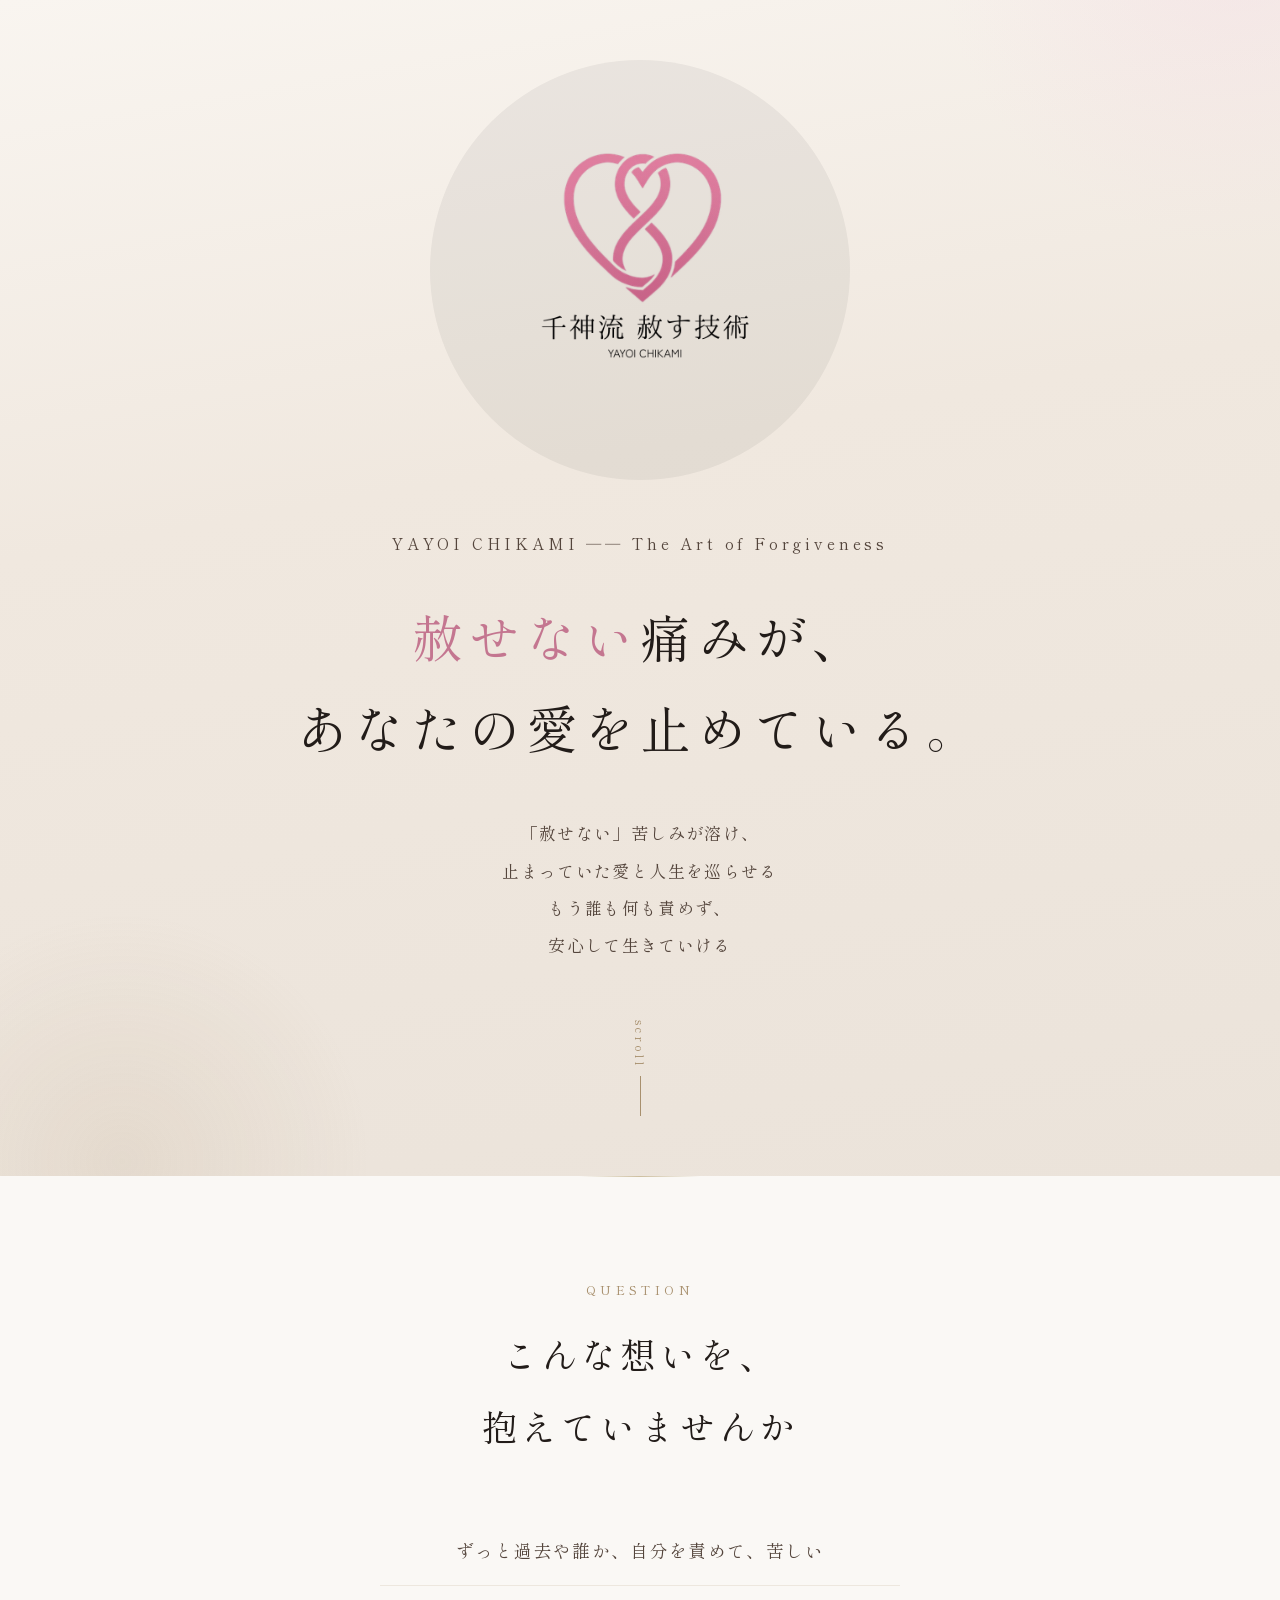
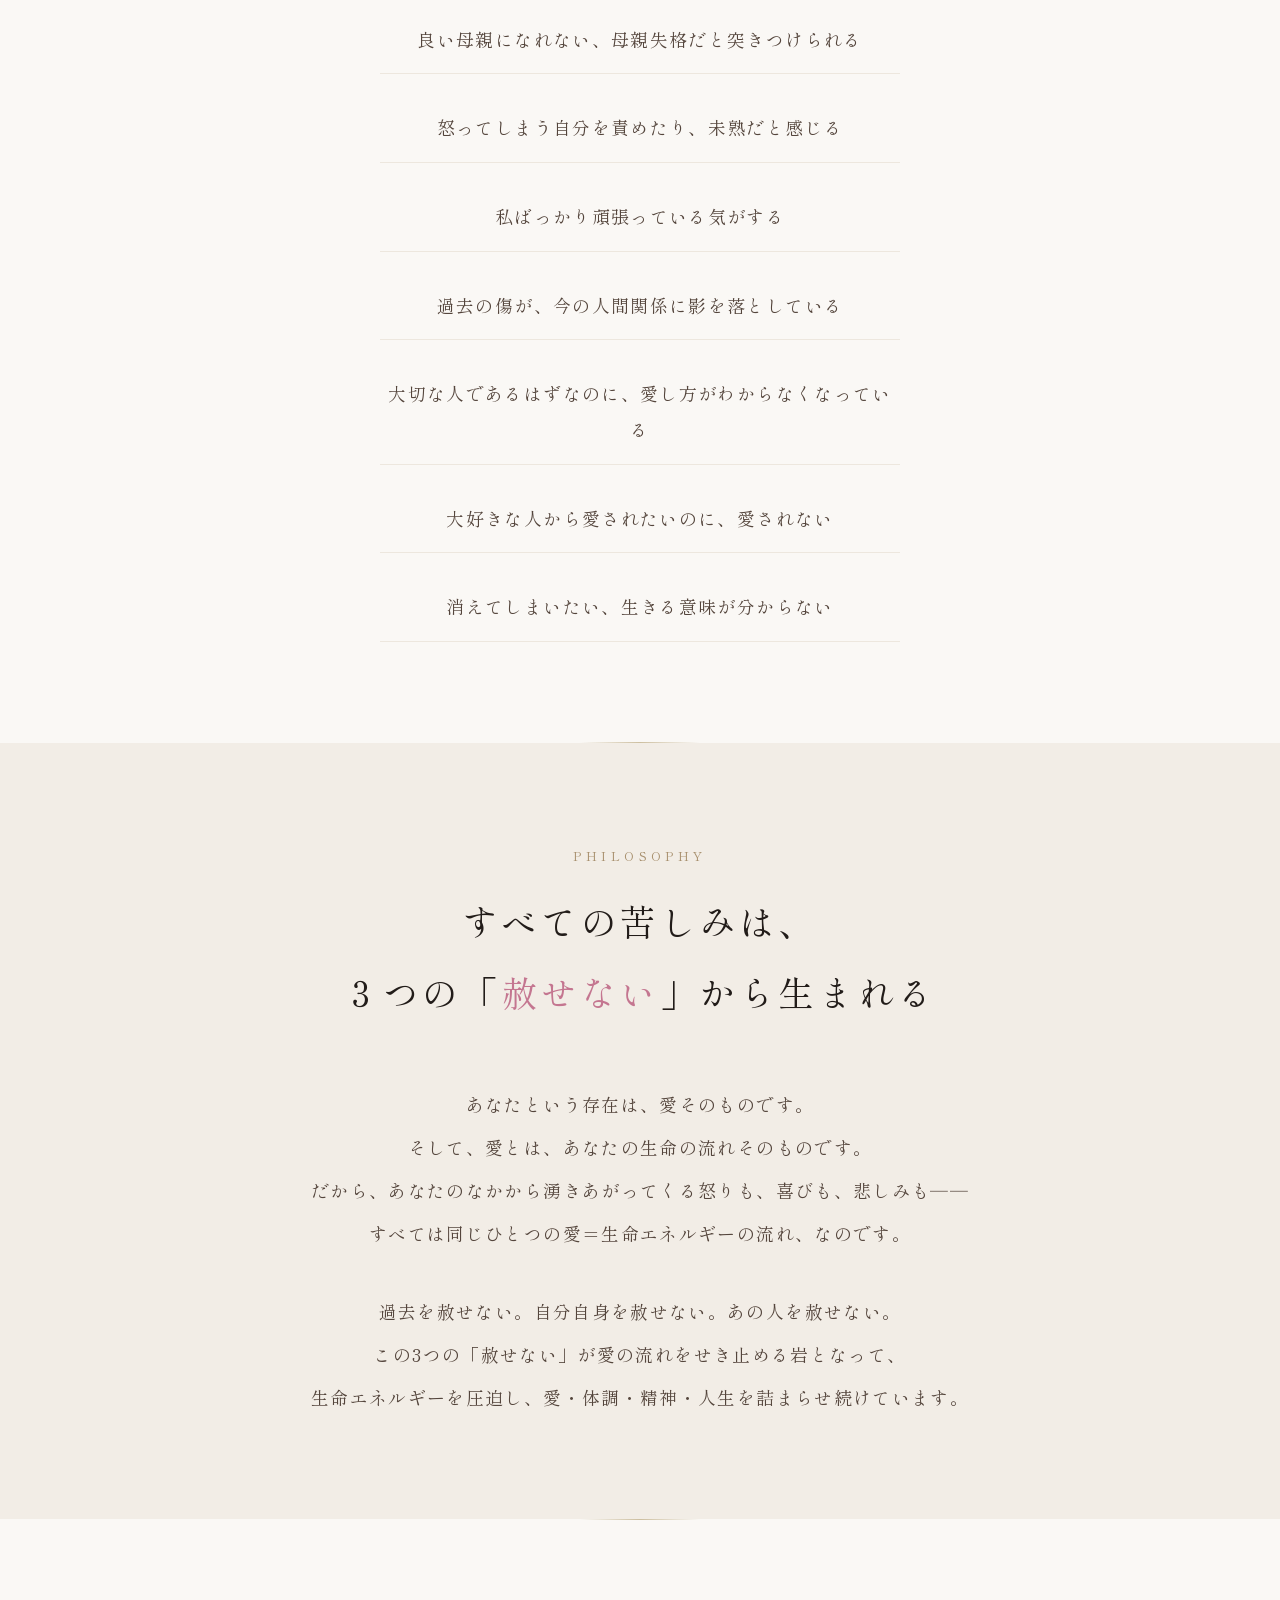
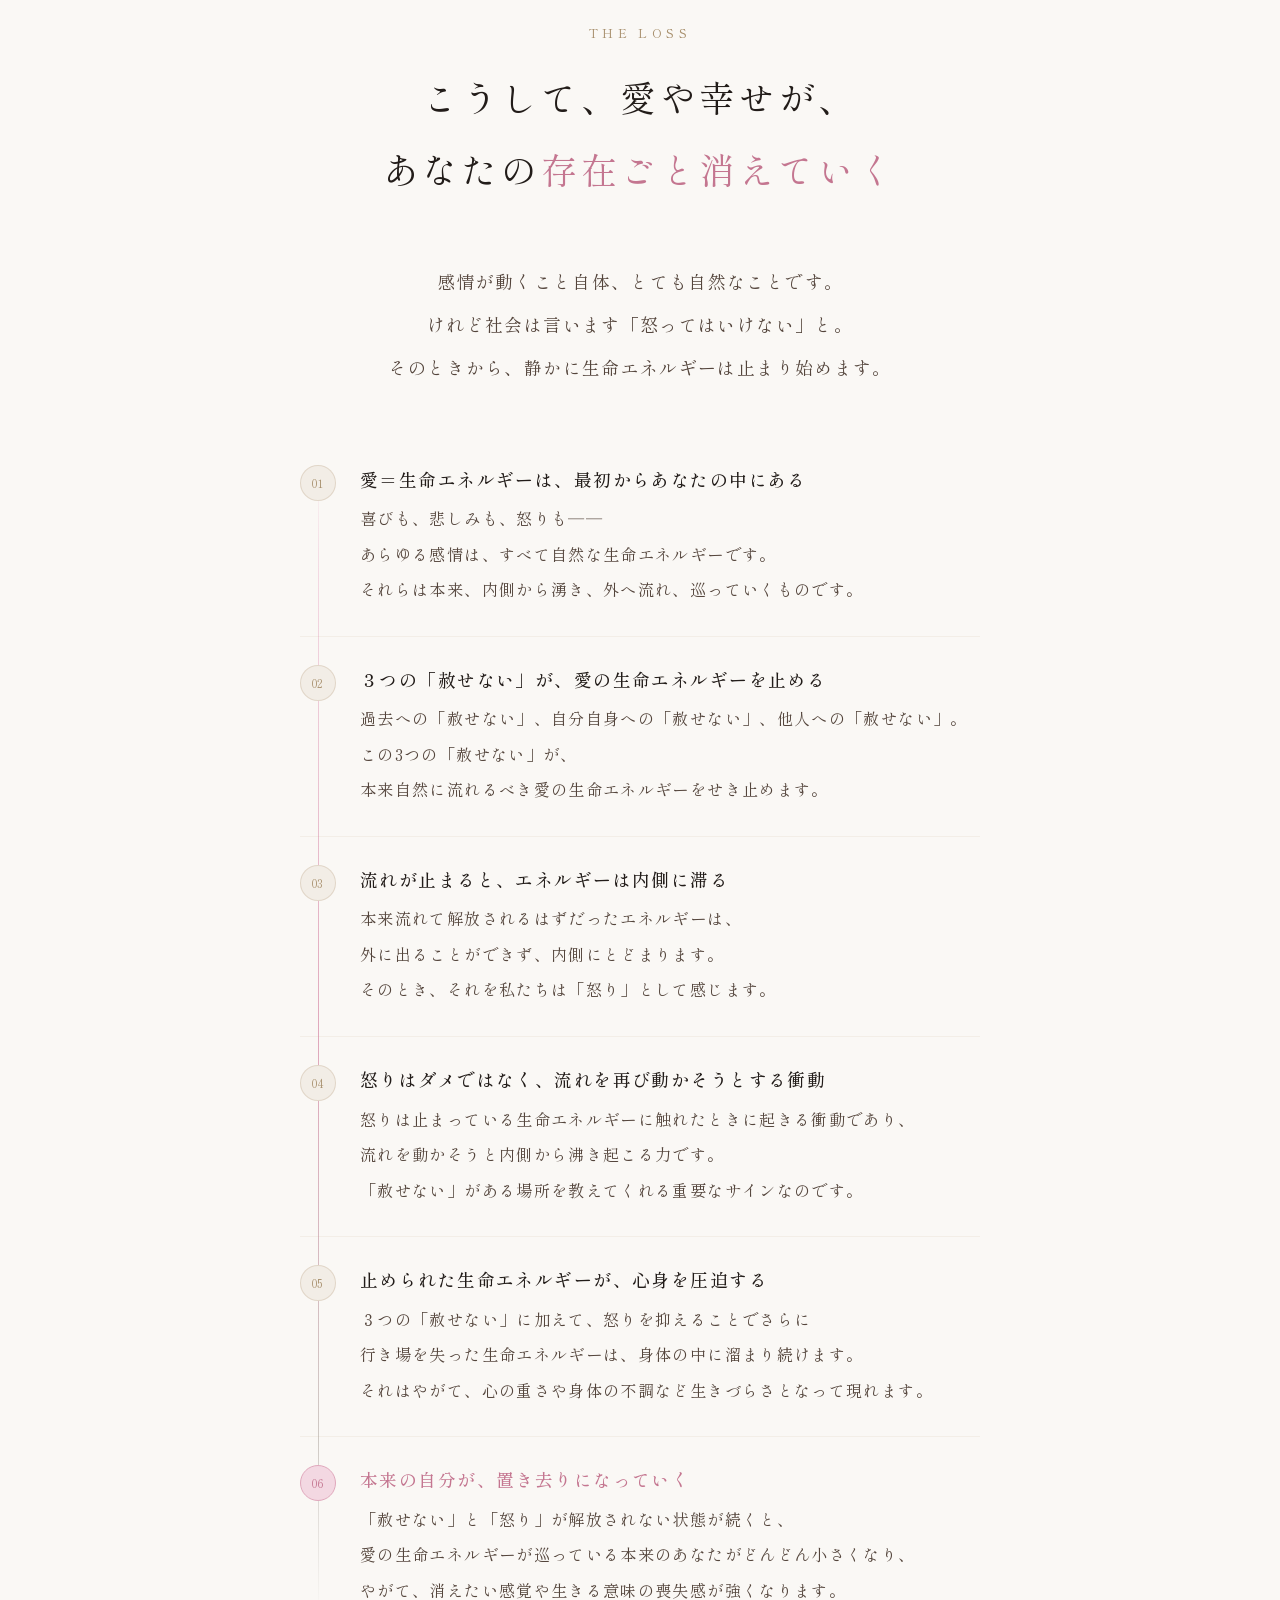
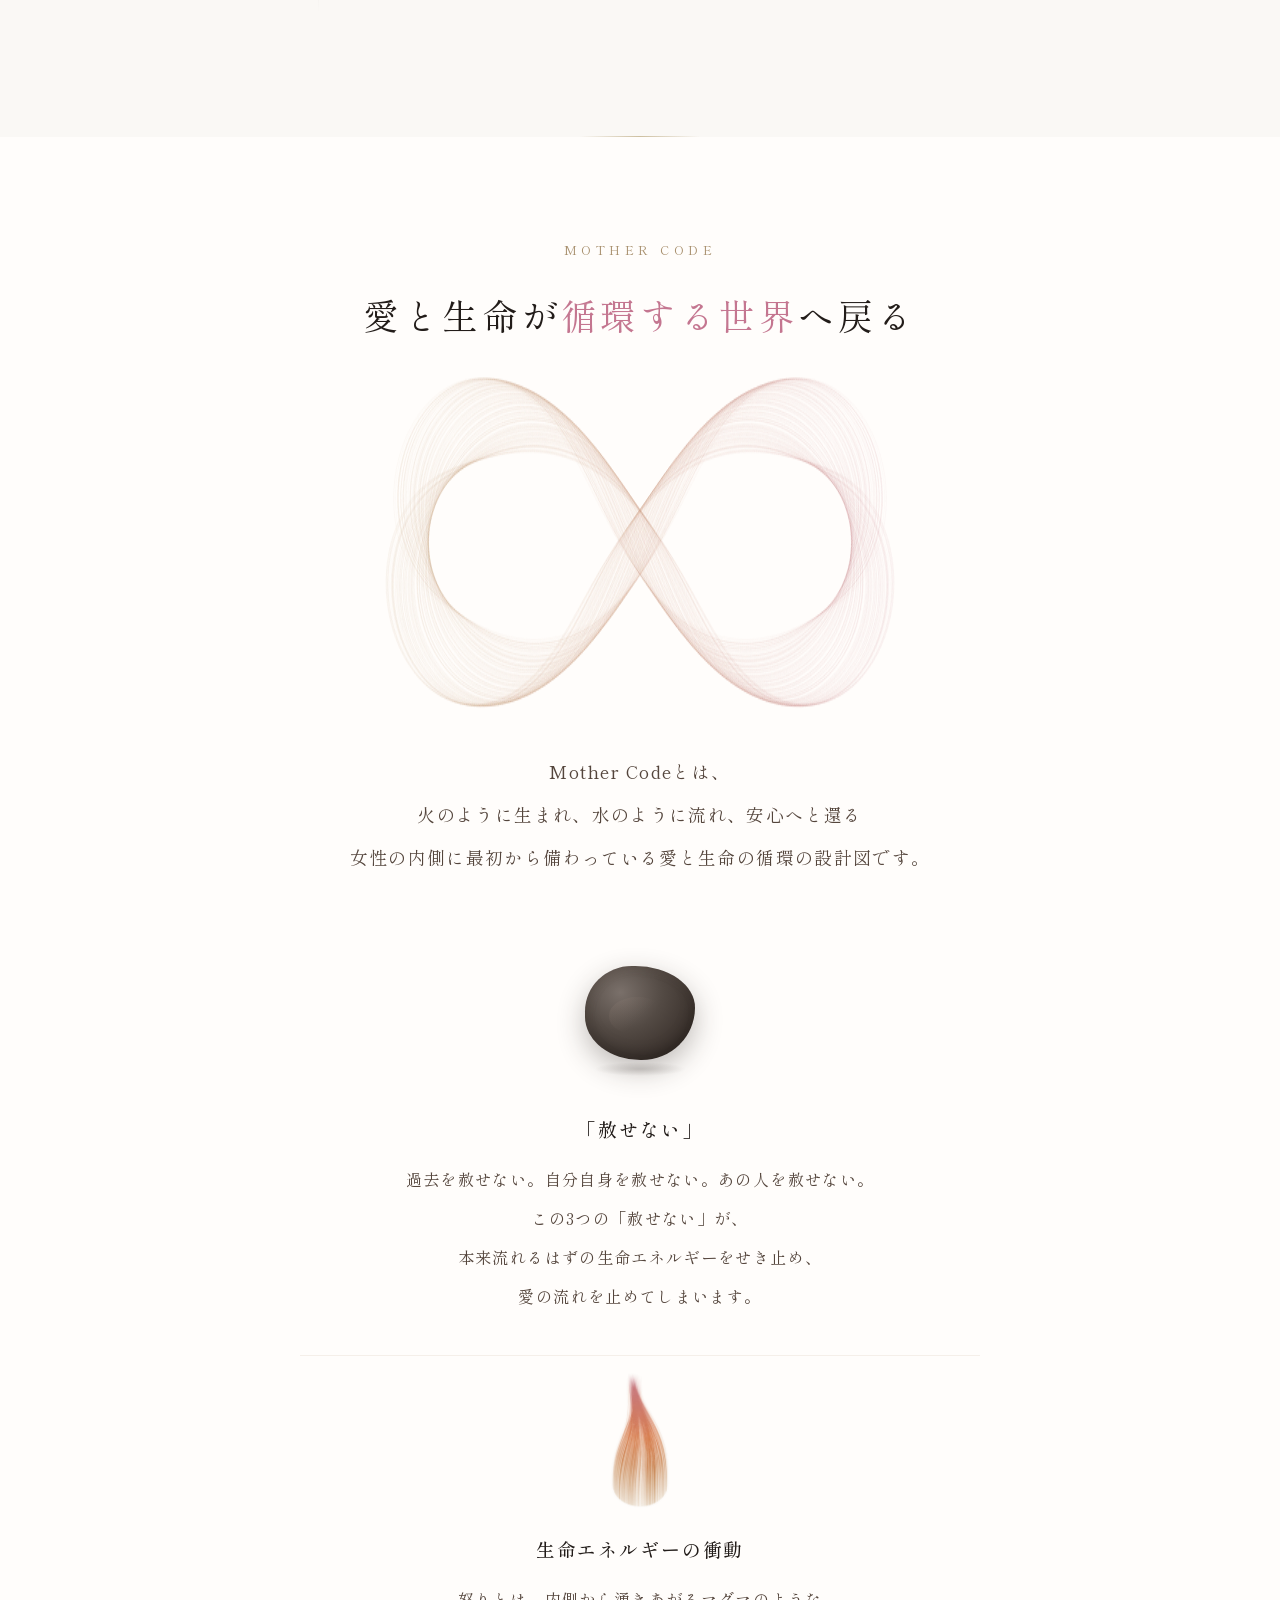
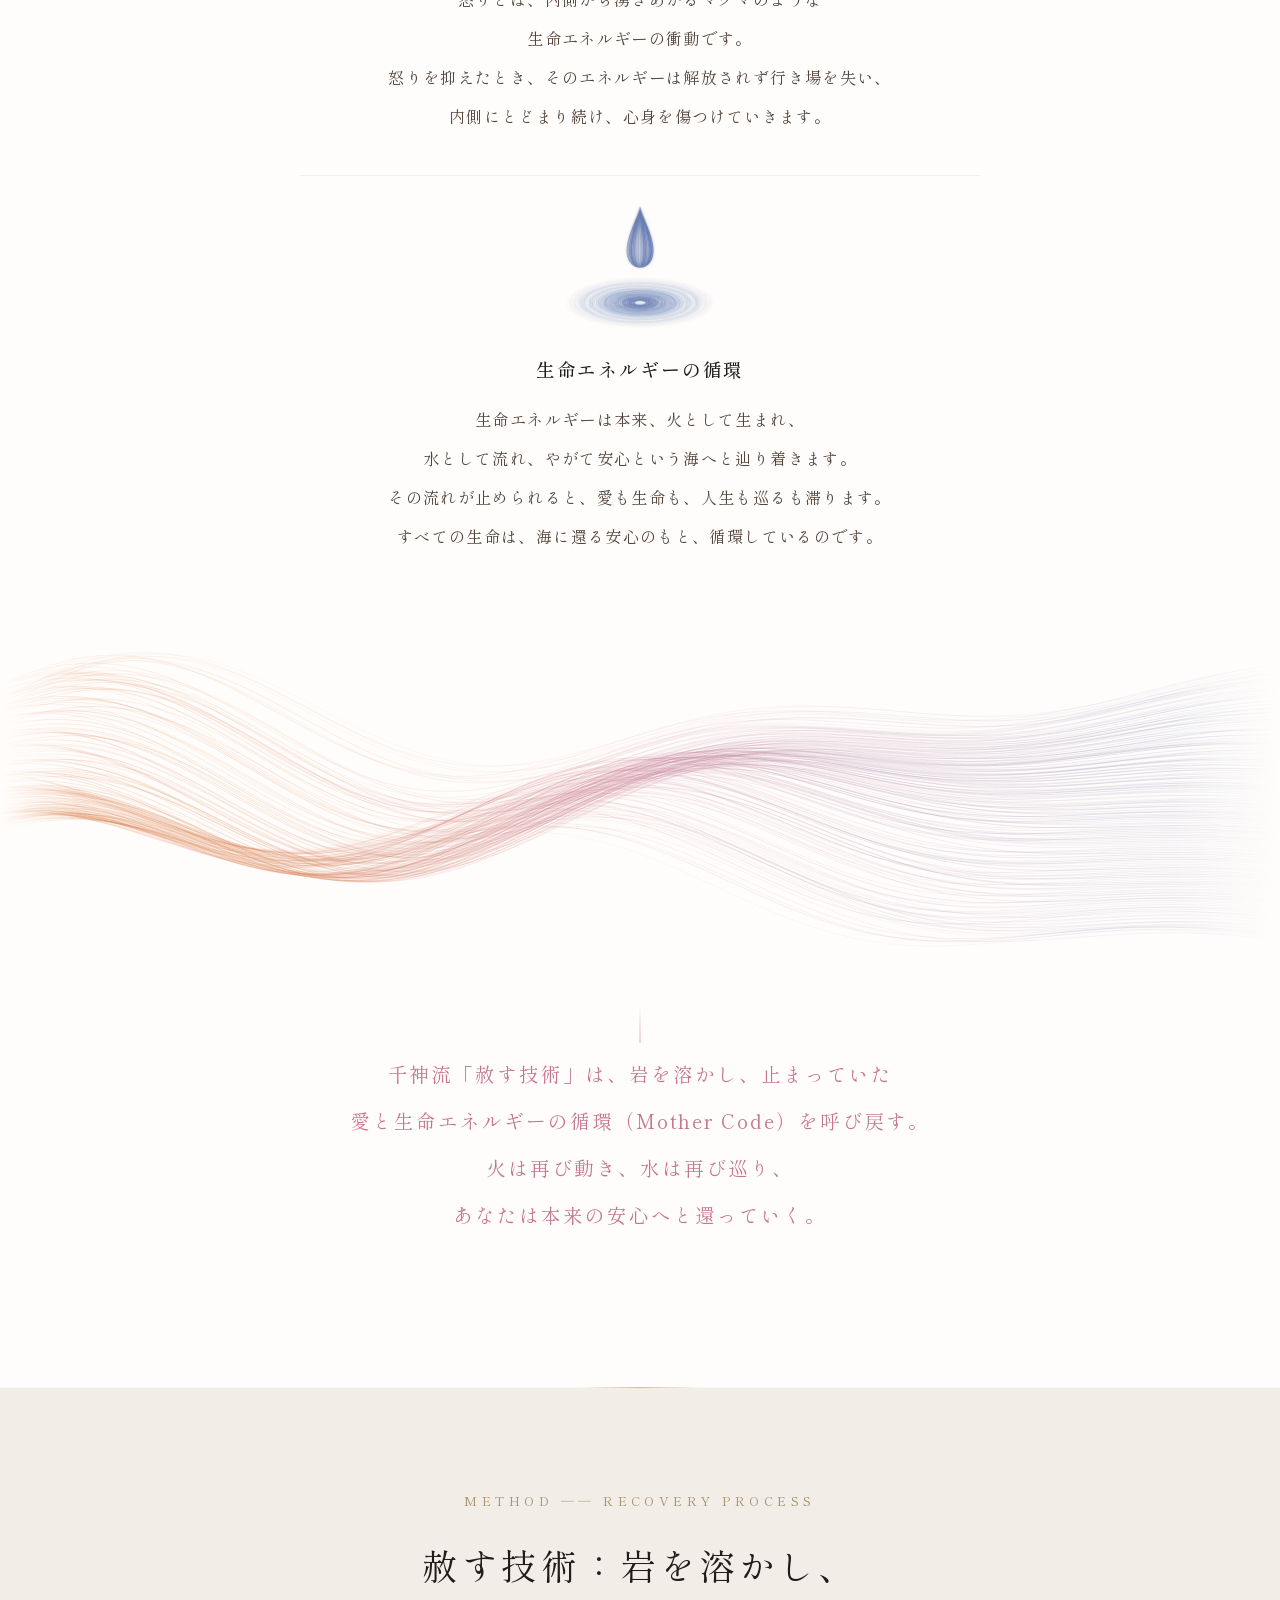
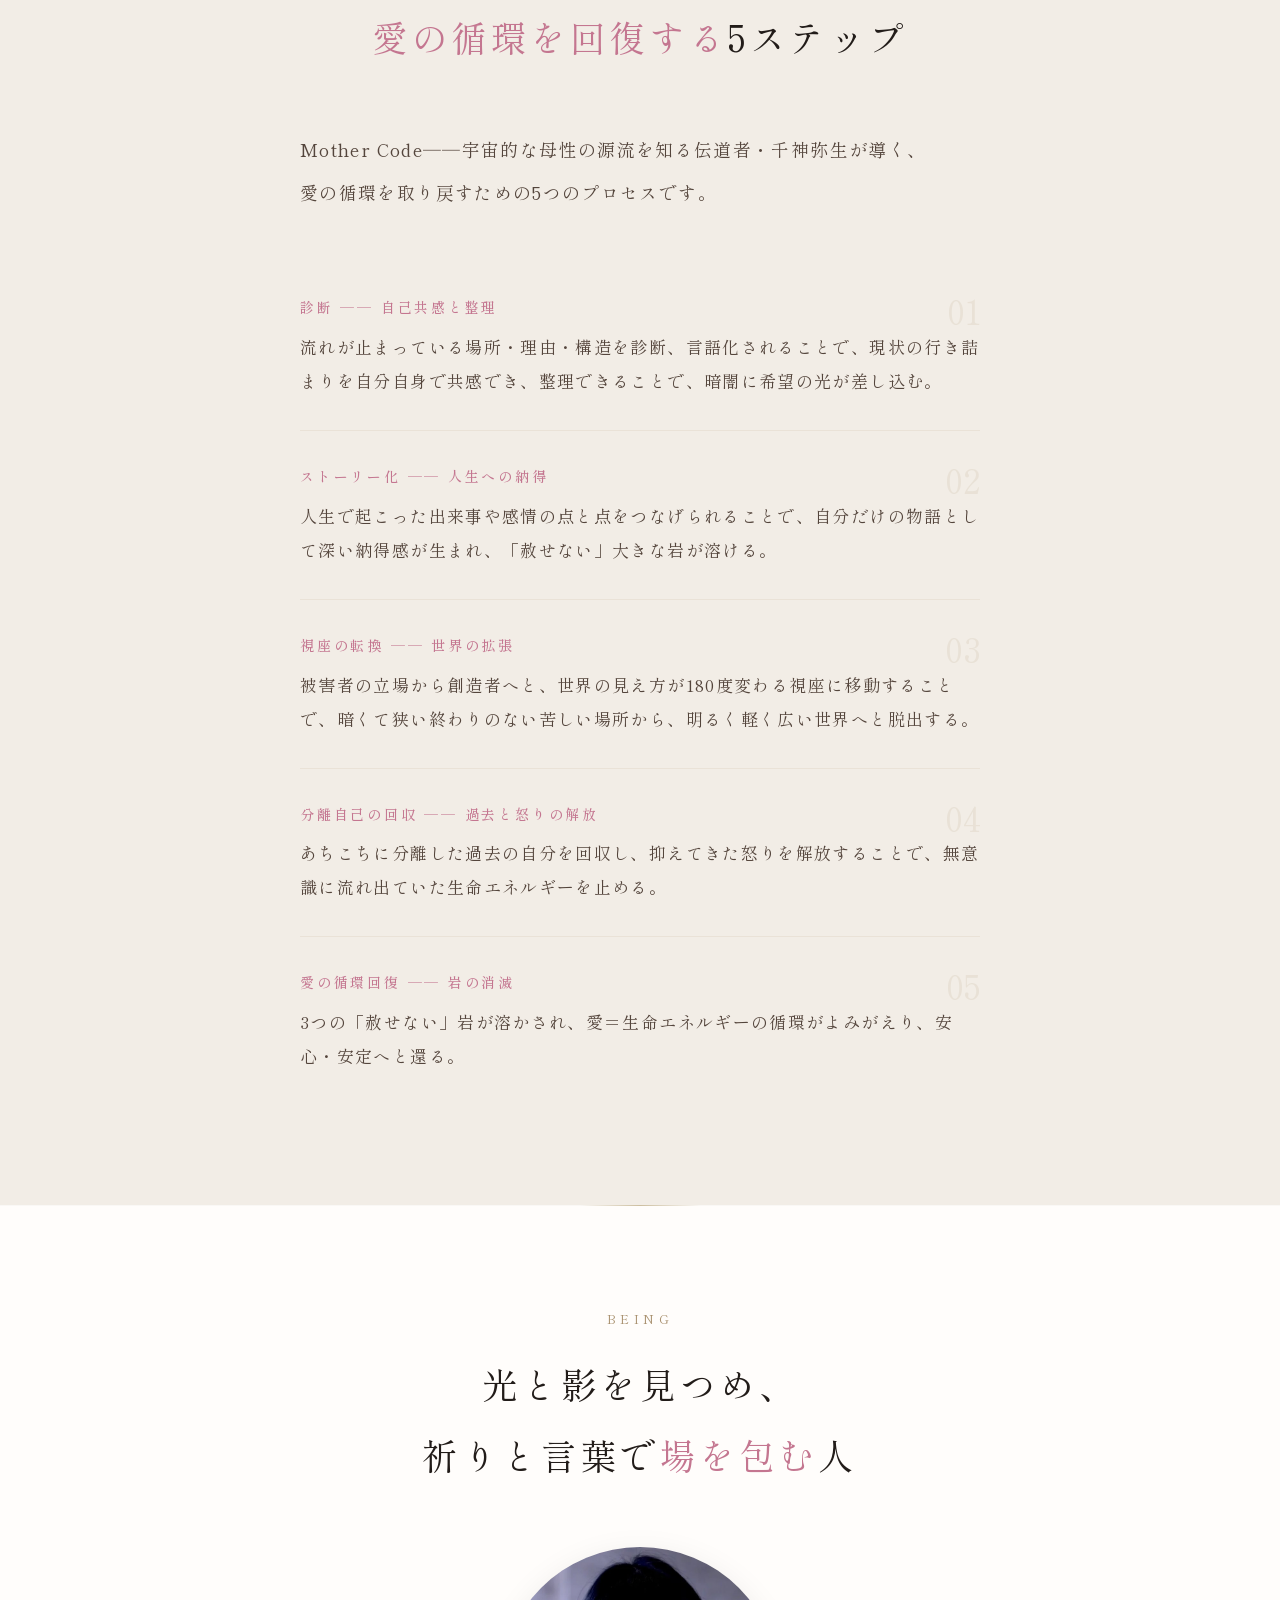
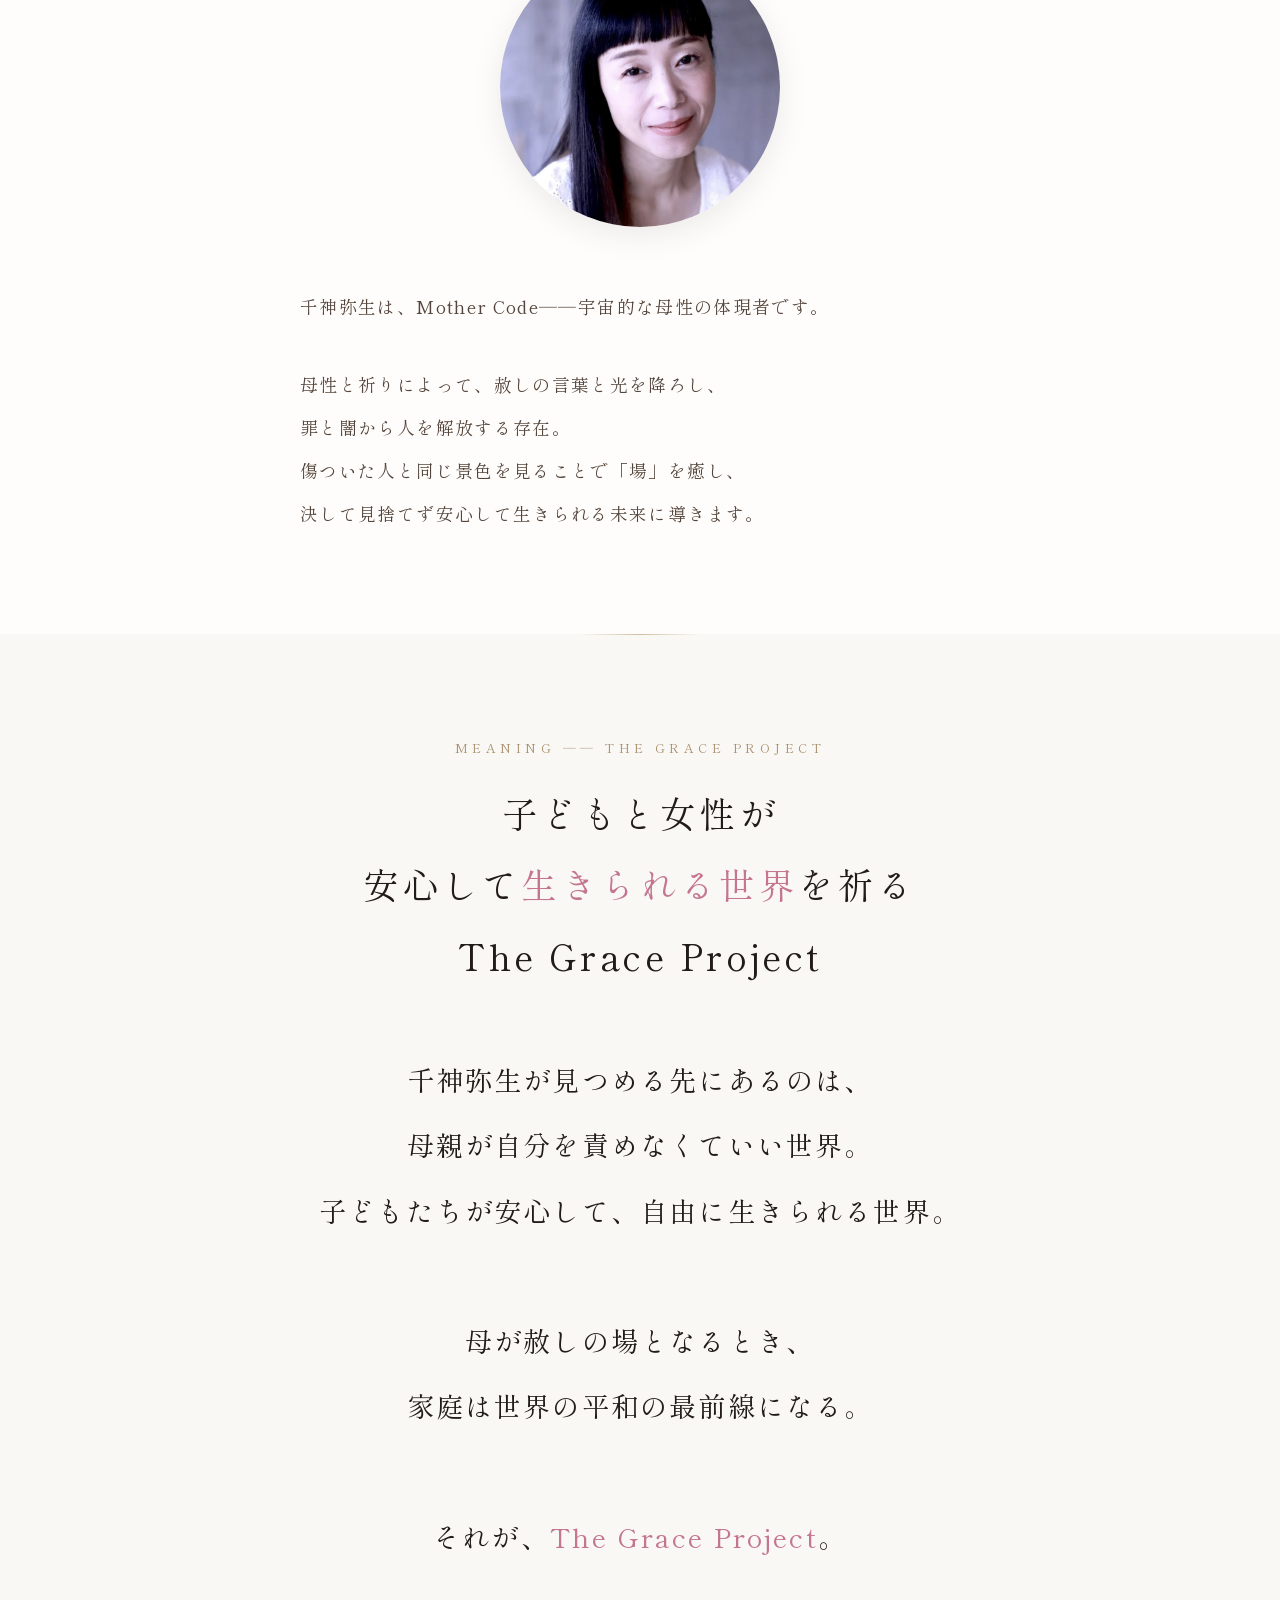
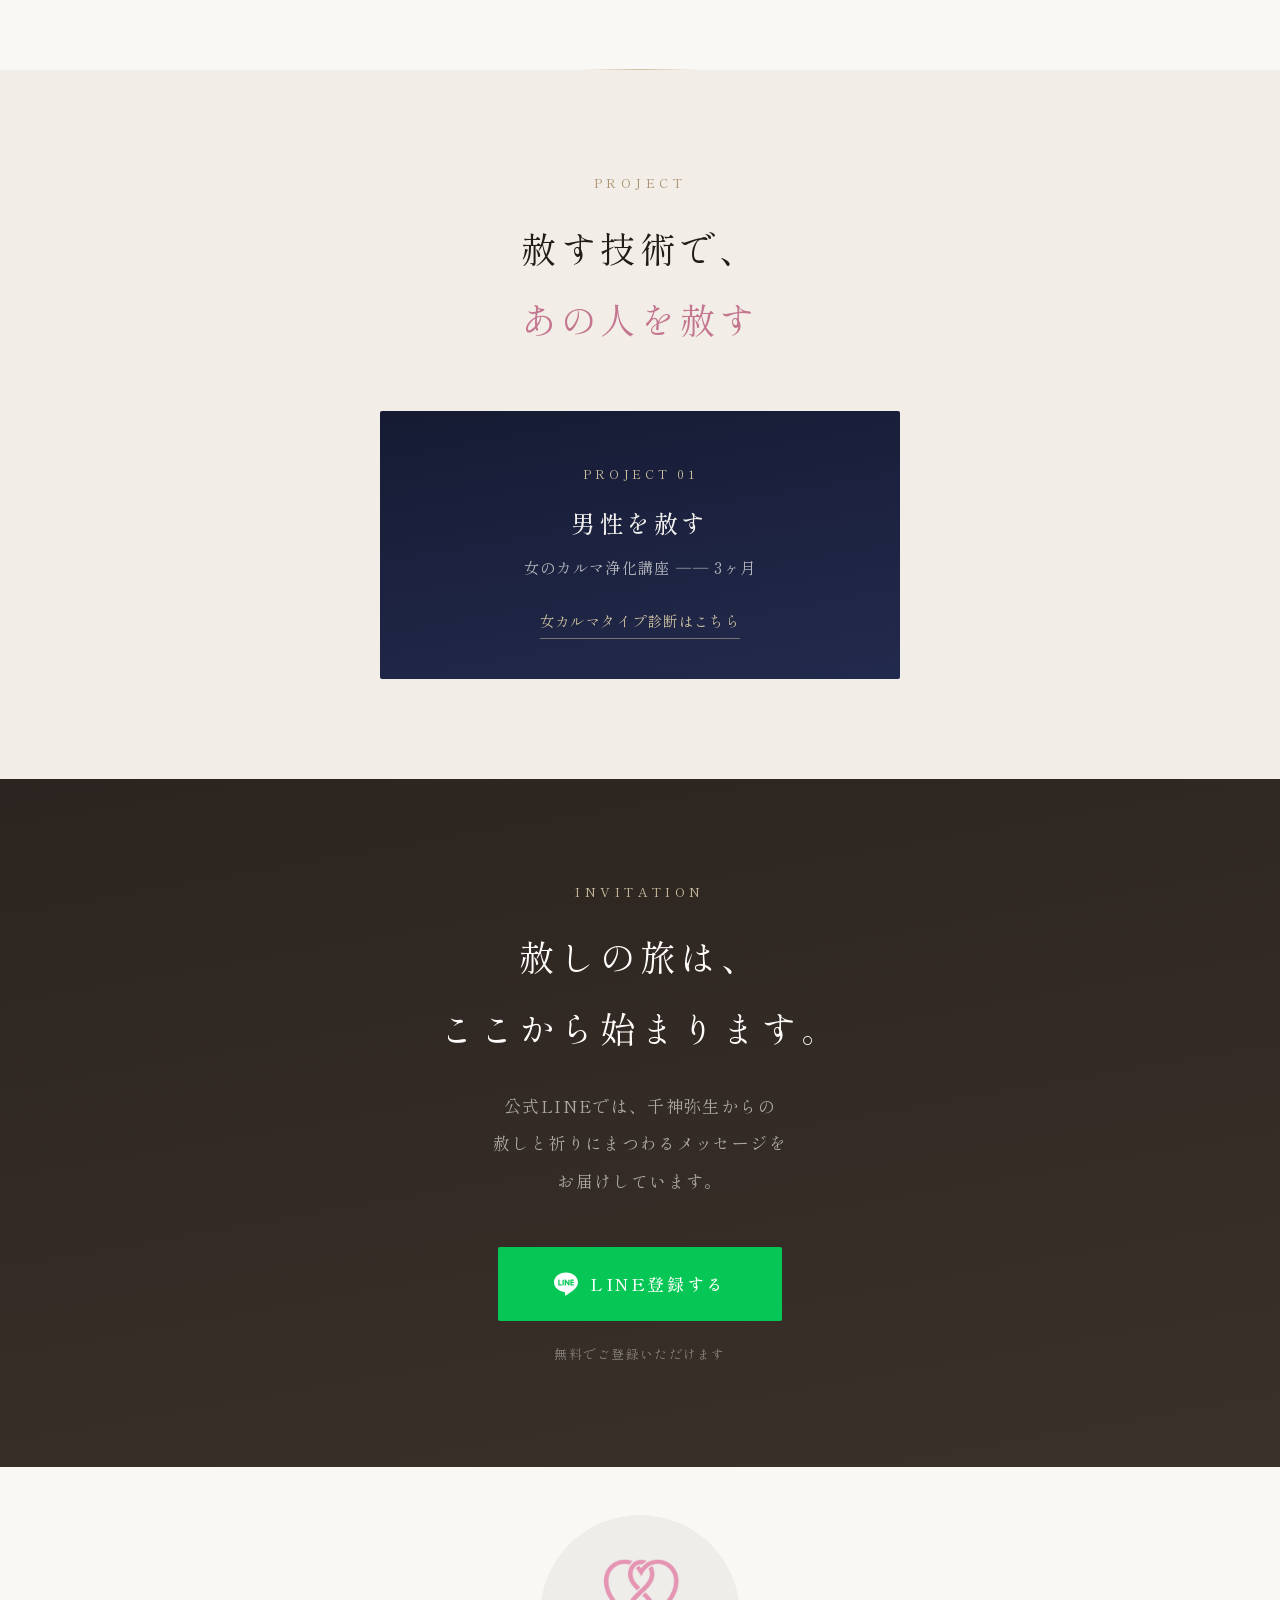
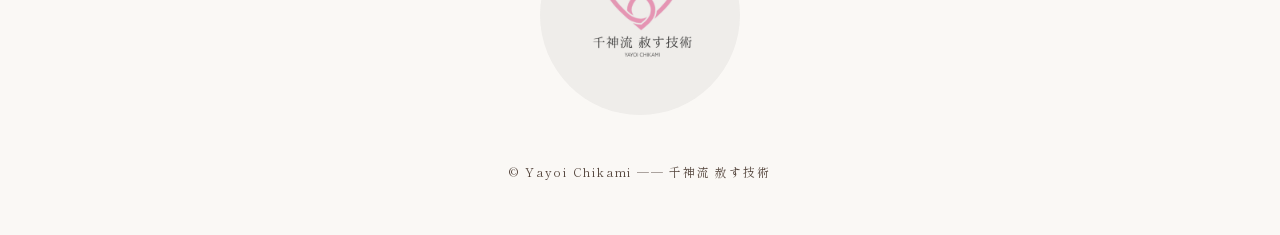
<file: index.html>
<!DOCTYPE html>
<html lang="ja">
<head>
<meta charset="UTF-8">
<meta name="viewport" content="width=device-width, initial-scale=1.0">
<title>千神流 赦す技術 | 愛の循環を、取り戻す。</title>
<meta name="description" content="赦せない痛みが、あなたの愛を止めている。千神弥生が導く、Mother Codeによる赦しと解放のプロセス。">
<link rel="preconnect" href="https://fonts.googleapis.com">
<link rel="preconnect" href="https://fonts.gstatic.com" crossorigin>
<link href="https://fonts.googleapis.com/css2?family=Noto+Serif+JP:wght@200;300;400;500;600&family=Shippori+Mincho:wght@400;500;600&display=swap" rel="stylesheet">
<style>
*, *::before, *::after {
  margin: 0;
  padding: 0;
  box-sizing: border-box;
}

:root {
  --color-bg: #faf8f5;
  --color-bg-deep: #f2ede6;
  --color-text: #221c19;
  --color-text-light: #54453c;
  --color-accent: #c47690;
  --color-accent-soft: #e0a8bc;
  --color-accent-pale: #f3d8e2;
  --color-gold: #a8906e;
  --color-gold-light: #cdbfa0;
  --color-white: #fffdfb;
  --font-serif: 'Shippori Mincho', 'Noto Serif JP', '游明朝', 'Yu Mincho', serif;
}

html {
  scroll-behavior: smooth;
  font-size: 17px;
}

body {
  font-family: var(--font-serif);
  color: var(--color-text);
  background-color: var(--color-bg);
  line-height: 2;
  letter-spacing: 0.08em;
  overflow-x: hidden;
  -webkit-font-smoothing: antialiased;
}

/* ── Utility ── */
.nw { display: inline-block; white-space: nowrap; }
.section-spacer {
  height: 1px;
  background: linear-gradient(90deg, transparent, var(--color-gold-light), transparent);
  max-width: 120px;
  margin: 0 auto;
}

/* ── Hero ── */
.hero {
  position: relative;
  min-height: 100vh;
  display: flex;
  flex-direction: column;
  align-items: center;
  justify-content: center;
  text-align: center;
  padding: 60px 24px;
  background: linear-gradient(170deg, #f9f5f0 0%, #f0e8df 40%, #ebe3da 100%);
  overflow: hidden;
}

.hero::before {
  content: '';
  position: absolute;
  top: -30%;
  right: -20%;
  width: 600px;
  height: 600px;
  background: radial-gradient(circle, var(--color-accent-pale) 0%, transparent 70%);
  opacity: 0.4;
  pointer-events: none;
}

.hero::after {
  content: '';
  position: absolute;
  bottom: -20%;
  left: -10%;
  width: 500px;
  height: 500px;
  background: radial-gradient(circle, rgba(184, 160, 128, 0.15) 0%, transparent 70%);
  pointer-events: none;
}

.hero-logo {
  width: 420px;
  max-width: 82vw;
  height: auto;
  margin-bottom: 48px;
  border-radius: 50%;
  background: linear-gradient(135deg, #f9f5f0, #f0e8df);
  mix-blend-mode: multiply;
  opacity: 0;
  animation: fadeInUp 1.2s ease-out 0.3s forwards;
}


/* ── ロゴ：ピンクの線の中を、光と液体がゆっくり巡る ── */
:root { --logo-mask: url("[data-uri]"); }
.logo-live { position: relative; width: 420px; max-width: 82vw; margin-bottom: 48px; }
.logo-live .hero-logo { width: 100%; max-width: none; margin-bottom: 0; display: block; }
.logo-liquid, .logo-sheen {
  position: absolute; inset: 0; pointer-events: none;
  -webkit-mask: var(--logo-mask) center / 100% 100% no-repeat;
          mask: var(--logo-mask) center / 100% 100% no-repeat;
  opacity: 0;
  animation: fadeInUp 1.2s ease-out 0.3s forwards;
}
/* 液体：濃淡のピンクがゆっくり移ろう */
.logo-liquid {
  background:
    radial-gradient(circle at 30% 35%, rgba(176, 70, 112, 0.55) 0%, rgba(176, 70, 112, 0) 22%),
    radial-gradient(circle at 70% 60%, rgba(255, 214, 226, 0.75) 0%, rgba(255, 214, 226, 0) 24%),
    radial-gradient(circle at 45% 80%, rgba(206, 96, 138, 0.45) 0%, rgba(206, 96, 138, 0) 20%);
  background-size: 180% 180%;
  animation: fadeInUp 1.2s ease-out 0.3s forwards, logoLiquid 11s ease-in-out 1.5s infinite alternate;
}
/* 光沢：白い光の筋が通り抜ける */
.logo-sheen {
  background: linear-gradient(115deg, rgba(255,255,255,0) 38%, rgba(255,250,252,0.9) 48%, rgba(255,236,242,0.35) 53%, rgba(255,255,255,0) 62%);
  background-size: 300% 300%;
  background-position: 120% 0;
  animation: fadeInUp 1.2s ease-out 0.3s forwards, logoSheen 7s ease-in-out 2s infinite;
}
@keyframes logoLiquid {
  0%   { background-position: 0% 0%; }
  50%  { background-position: 100% 40%; }
  100% { background-position: 30% 100%; }
}
@keyframes logoSheen {
  0%   { background-position: 120% 0; }
  45%  { background-position: -20% 0; }
  100% { background-position: -20% 0; }
}
@media (max-width: 768px) { .logo-live { width: 340px; margin-bottom: 36px; } }
@media (prefers-reduced-motion: reduce) {
  .logo-liquid, .logo-sheen { animation: fadeInUp 1.2s ease-out 0.3s forwards; }
  .logo-sheen { display: none; }
}

.hero-tagline {
  font-size: 0.9rem;
  font-weight: 300;
  color: var(--color-text-light);
  letter-spacing: 0.25em;
  margin-bottom: 32px;
  opacity: 0;
  animation: fadeInUp 1.2s ease-out 0.6s forwards;
}

.hero-title {
  font-size: clamp(1.8rem, 5.5vw, 3rem);
  font-weight: 300;
  line-height: 1.8;
  letter-spacing: 0.12em;
  margin-bottom: 40px;
  opacity: 0;
  animation: fadeInUp 1.2s ease-out 0.9s forwards;
}

.hero-title em {
  font-style: normal;
  color: var(--color-accent);
}

.hero-sub {
  font-size: 1rem;
  font-weight: 300;
  color: var(--color-text-light);
  line-height: 2.2;
  max-width: 480px;
  opacity: 0;
  animation: fadeInUp 1.2s ease-out 1.2s forwards;
}

.hero-scroll {
  position: relative;
  margin-top: 56px;
  display: flex;
  flex-direction: column;
  align-items: center;
  gap: 8px;
  opacity: 0;
  animation: fadeInUp 1.2s ease-out 1.8s forwards;
}

.hero-scroll span {
  font-size: 0.65rem;
  letter-spacing: 0.3em;
  color: var(--color-gold);
  writing-mode: vertical-rl;
}

.hero-scroll::after {
  content: '';
  width: 1px;
  height: 40px;
  background: var(--color-gold);
  animation: scrollLine 2s ease-in-out infinite;
}

/* ── Sections Common ── */
section {
  padding: 100px 24px;
}

.section-inner {
  max-width: 680px;
  margin: 0 auto;
}

.section-label {
  display: block;
  font-size: 0.75rem;
  letter-spacing: 0.35em;
  color: var(--color-gold);
  text-transform: uppercase;
  margin-bottom: 16px;
  text-align: center;
}

.section-heading {
  font-size: clamp(1.5rem, 4vw, 2.1rem);
  font-weight: 400;
  text-align: center;
  line-height: 2;
  letter-spacing: 0.1em;
  margin-bottom: 56px;
}

.section-heading em {
  font-style: normal;
  color: var(--color-accent);
}

.section-body {
  font-size: 1.05rem;
  font-weight: 300;
  line-height: 2.4;
  color: var(--color-text-light);
}

.section-body p + p {
  margin-top: 2em;
}

/* ── Pain (問い) ── */
.pain {
  background: var(--color-bg);
  text-align: center;
}

.pain-questions {
  list-style: none;
  display: flex;
  flex-direction: column;
  gap: 20px;
  max-width: 520px;
  margin: 0 auto;
}

.pain-questions li {
  font-size: 1.05rem;
  font-weight: 300;
  color: var(--color-text-light);
  line-height: 2;
  padding: 16px 0;
  border-bottom: 1px solid rgba(184, 160, 128, 0.2);
}

/* ── Philosophy (世界観) ── */
.philosophy {
  background: var(--color-bg-deep);
}

.philosophy .section-body {
  text-align: center;
}

/* ── The 2 Rocks ── */
.rocks {
  background: var(--color-white);
}

/* ── River Flow ── */
.rocks-river {
  position: relative;
  margin-top: 64px;
  padding: 40px 0;
}

.rocks-river::before {
  content: '';
  position: absolute;
  top: 0;
  bottom: 0;
  left: 50%;
  width: 2px;
  background: linear-gradient(
    180deg,
    transparent 0%,
    var(--color-accent-soft) 10%,
    var(--color-accent-pale) 35%,
    transparent 40%,
    transparent 60%,
    var(--color-accent-pale) 65%,
    var(--color-accent-soft) 90%,
    transparent 100%
  );
  transform: translateX(-50%);
}

.rocks-flow-label {
  text-align: center;
  font-size: 0.75rem;
  letter-spacing: 0.3em;
  color: var(--color-accent-soft);
  margin-bottom: 40px;
  position: relative;
}

.rocks-flow-label span {
  background: var(--color-white);
  padding: 0 16px;
  position: relative;
}

/* ── Rock Cards ── */
.rocks-diagram {
  display: flex;
  flex-direction: column;
  align-items: center;
  gap: 0;
  position: relative;
}

.rock-card {
  position: relative;
  text-align: center;
  padding: 48px 36px 44px;
  max-width: 460px;
  width: 100%;
  z-index: 2;
}

.rock-boulder {
  position: relative;
  width: 140px;
  height: 120px;
  margin: 0 auto 28px;
}

.rock-boulder-shape {
  width: 100%;
  height: 100%;
  border-radius: 42% 56% 48% 52% / 48% 44% 56% 52%;
  background: radial-gradient(ellipse at 35% 30%, #6b6058, #4a413a 40%, #332c27 80%, #2c2420);
  box-shadow:
    0 8px 32px rgba(44, 36, 32, 0.25),
    0 2px 8px rgba(44, 36, 32, 0.15),
    inset 0 -4px 12px rgba(0, 0, 0, 0.2);
  animation: rockBreathe 6s ease-in-out infinite;
}

.rock-card:nth-child(2) .rock-boulder-shape {
  border-radius: 52% 44% 56% 48% / 54% 48% 50% 46%;
  animation-delay: -3s;
}

.rock-boulder-crack {
  position: absolute;
  top: 30%;
  left: 25%;
  width: 50%;
  height: 40%;
  border-radius: 50%;
  background: linear-gradient(135deg, transparent 40%, rgba(107, 94, 84, 0.3) 50%, transparent 60%);
  pointer-events: none;
}

.rock-boulder-shadow {
  position: absolute;
  bottom: -8px;
  left: 10%;
  width: 80%;
  height: 16px;
  background: radial-gradient(ellipse, rgba(44, 36, 32, 0.15) 0%, transparent 70%);
  border-radius: 50%;
}

.rock-element {
  display: inline-block;
  font-size: 0.7rem;
  letter-spacing: 0.2em;
  color: var(--color-gold);
  margin-bottom: 16px;
  padding: 4px 14px;
  border: 1px solid rgba(184, 160, 128, 0.3);
  border-radius: 1px;
}

.rock-card h3 {
  font-size: 1.25rem;
  font-weight: 500;
  margin-bottom: 16px;
  letter-spacing: 0.1em;
}

.rock-card p {
  font-size: 0.95rem;
  font-weight: 300;
  color: var(--color-text-light);
  line-height: 2.2;
}

/* ── Blocked indicator ── */
.rocks-blocked {
  position: relative;
  z-index: 3;
  text-align: center;
  padding: 24px 0;
}

.rocks-blocked-line {
  display: flex;
  align-items: center;
  justify-content: center;
  gap: 16px;
  color: rgba(107, 94, 84, 0.3);
  font-size: 0.7rem;
  letter-spacing: 0.5em;
}

.rocks-blocked-line::before,
.rocks-blocked-line::after {
  content: '';
  width: 40px;
  height: 1px;
  background: rgba(107, 94, 84, 0.2);
}

/* ── Resolution ── */
.rocks-resolution {
  text-align: center;
  margin-top: 56px;
  padding: 48px 24px;
  position: relative;
}

.rocks-resolution::before {
  content: '';
  position: absolute;
  top: 0;
  left: 50%;
  transform: translateX(-50%);
  width: 1px;
  height: 40px;
  background: linear-gradient(180deg, transparent, var(--color-accent-soft));
}

.rocks-resolution p {
  font-size: 1.15rem;
  font-weight: 400;
  color: var(--color-accent);
  letter-spacing: 0.1em;
  line-height: 2.4;
}

@keyframes rockBreathe {
  0%, 100% { transform: scale(1); }
  50% { transform: scale(1.015); }
}

/* ── Loss Process (消滅プロセス) ── */
.process {
  background: var(--color-bg);
}

.process-steps {
  list-style: none;
  display: flex;
  flex-direction: column;
  gap: 0;
  margin-top: 8px;
  position: relative;
}

.process-steps::before {
  content: '';
  position: absolute;
  top: 24px;
  bottom: 24px;
  left: 18px;
  width: 1px;
  background: linear-gradient(180deg, transparent, var(--color-accent-pale) 10%, var(--color-accent-soft) 50%, rgba(107, 94, 84, 0.3) 85%, transparent);
}

.process-steps li {
  display: flex;
  align-items: flex-start;
  gap: 24px;
  padding: 28px 0;
  border-bottom: 1px solid rgba(184, 160, 128, 0.12);
  position: relative;
}

.process-steps li:last-child {
  border-bottom: none;
}

.process-number {
  flex-shrink: 0;
  width: 36px;
  height: 36px;
  border-radius: 50%;
  background: var(--color-bg-deep);
  border: 1px solid rgba(184, 160, 128, 0.3);
  display: flex;
  align-items: center;
  justify-content: center;
  font-size: 0.65rem;
  letter-spacing: 0.05em;
  color: var(--color-gold);
  font-weight: 400;
  position: relative;
  z-index: 1;
}

.process-steps li.process-final .process-number {
  background: var(--color-accent-pale);
  border-color: var(--color-accent-soft);
  color: var(--color-accent);
}

.process-content h4 {
  font-size: 1.05rem;
  font-weight: 500;
  letter-spacing: 0.08em;
  margin-bottom: 8px;
  color: var(--color-text);
  line-height: 1.6;
}

.process-steps li.process-final .process-content h4 {
  color: var(--color-accent);
}

.process-content p {
  font-size: 0.95rem;
  font-weight: 300;
  color: var(--color-text-light);
  line-height: 2.2;
}

/* ── Method (メソッド) ── */
.method {
  background: var(--color-bg-deep);
}

.method-list {
  list-style: none;
  display: flex;
  flex-direction: column;
  gap: 0;
  margin-top: 48px;
}

.method-list li {
  position: relative;
  padding: 32px 0;
  font-size: 1rem;
  font-weight: 300;
  color: var(--color-text-light);
  line-height: 2;
  border-bottom: 1px solid rgba(184, 160, 128, 0.15);
  display: flex;
  flex-direction: column;
  gap: 8px;
}

.method-list li:last-child {
  border-bottom: none;
}

.method-step-label {
  display: block;
  font-size: 0.82rem;
  font-weight: 500;
  letter-spacing: 0.2em;
  color: var(--color-accent);
}

.method-step-num {
  position: absolute;
  right: 0;
  top: 32px;
  font-size: 2rem;
  font-weight: 200;
  color: rgba(184, 160, 128, 0.15);
  letter-spacing: -0.02em;
  line-height: 1;
}

/* ── Being (千神弥生) ── */
.being {
  background: var(--color-white);
}

.being-profile-photo {
  text-align: center;
  margin: 48px 0;
}

.being-profile-photo img {
  width: min(280px, 60%);
  aspect-ratio: 1 / 1;
  object-fit: cover;
  border-radius: 50%;
  box-shadow: 0 8px 32px rgba(0, 0, 0, 0.08);
}

.being-quote {
  position: relative;
  padding: 48px 32px;
  margin-top: 48px;
  background: linear-gradient(135deg, rgba(212, 135, 156, 0.05), rgba(184, 160, 128, 0.05));
  border-left: 2px solid var(--color-accent-soft);
}

.being-quote p {
  font-size: 1.05rem;
  font-weight: 300;
  line-height: 2.6;
  color: var(--color-text-light);
  font-style: italic;
}

.being-quote cite {
  display: block;
  margin-top: 24px;
  font-size: 0.85rem;
  font-style: normal;
  color: var(--color-gold);
  letter-spacing: 0.15em;
}

/* ── Meaning (The Grace Project) ── */
.meaning {
  background: var(--color-bg);
  text-align: center;
}

.meaning-vision {
  font-size: clamp(1.2rem, 3.2vw, 1.6rem);
  font-weight: 300;
  line-height: 2.4;
  color: var(--color-text);
  margin-top: 48px;
  letter-spacing: 0.08em;
}

.meaning-vision em {
  font-style: normal;
  color: var(--color-accent);
}

/* ── CTA ── */
.cta {
  background: linear-gradient(170deg, #2c2420 0%, #3a312a 100%);
  padding: 100px 24px;
  text-align: center;
  color: var(--color-white);
}

.cta .section-label {
  color: var(--color-gold-light);
}

.cta-heading {
  font-size: clamp(1.5rem, 4vw, 2.1rem);
  font-weight: 300;
  line-height: 2;
  letter-spacing: 0.12em;
  margin-bottom: 24px;
  color: var(--color-white);
}

.cta-sub {
  font-size: 1rem;
  font-weight: 300;
  color: rgba(255, 253, 251, 0.6);
  line-height: 2.2;
  max-width: 480px;
  margin: 0 auto 48px;
}

.cta-button {
  display: inline-flex;
  align-items: center;
  gap: 12px;
  padding: 20px 56px;
  background: #06C755;
  color: #fff;
  text-decoration: none;
  font-family: var(--font-serif);
  font-size: 1rem;
  font-weight: 500;
  letter-spacing: 0.15em;
  border-radius: 2px;
  transition: all 0.4s ease;
  position: relative;
  overflow: hidden;
}

.cta-button::before {
  content: '';
  position: absolute;
  top: 0;
  left: -100%;
  width: 100%;
  height: 100%;
  background: linear-gradient(90deg, transparent, rgba(255,255,255,0.1), transparent);
  transition: left 0.6s ease;
}

.cta-button:hover::before {
  left: 100%;
}

.cta-button:hover {
  background: #05b04c;
  transform: translateY(-2px);
  box-shadow: 0 8px 32px rgba(6, 199, 85, 0.3);
}

.cta-button svg {
  width: 24px;
  height: 24px;
  fill: #fff;
}

.cta-note {
  margin-top: 20px;
  font-size: 0.75rem;
  color: rgba(255, 253, 251, 0.4);
  letter-spacing: 0.1em;
}

/* ── Closing Narrative ── */
.narrative {
  background: var(--color-bg-deep);
  text-align: center;
  padding: 120px 24px;
}

.narrative-text {
  max-width: 560px;
  margin: 0 auto;
  font-size: 1.05rem;
  font-weight: 300;
  line-height: 2.8;
  color: var(--color-text-light);
}

/* ── Footer ── */
footer {
  background: var(--color-bg);
  padding: 48px 24px;
  text-align: center;
}

.footer-logo {
  width: 200px;
  max-width: 50vw;
  height: auto;
  margin-bottom: 28px;
  border-radius: 50%;
  background: linear-gradient(135deg, #f9f5f0, #f0e8df);
  mix-blend-mode: multiply;
  opacity: 0.85;
}

footer small {
  font-size: 0.7rem;
  color: var(--color-text-light);
  letter-spacing: 0.15em;
}

/* ── Animations ── */
@keyframes fadeInUp {
  from {
    opacity: 0;
    transform: translateY(24px);
  }
  to {
    opacity: 1;
    transform: translateY(0);
  }
}

@keyframes scrollLine {
  0% { transform: scaleY(0); transform-origin: top; }
  50% { transform: scaleY(1); transform-origin: top; }
  51% { transform: scaleY(1); transform-origin: bottom; }
  100% { transform: scaleY(0); transform-origin: bottom; }
}

/* ── Scroll Reveal ── */
.reveal {
  opacity: 0;
  transform: translateY(32px);
  transition: opacity 0.8s ease-out, transform 0.8s ease-out;
}

.reveal.visible {
  opacity: 1;
  transform: translateY(0);
}

/* ── Responsive ── */
@media (max-width: 768px) {
  section {
    padding: 80px 20px;
  }

  .hero {
    padding: 48px 20px;
  }

  .hero-logo {
    width: 340px;
    margin-bottom: 36px;
  }

  .section-heading {
    margin-bottom: 40px;
  }

  .being-quote {
    padding: 32px 20px;
  }

  .cta-button {
    padding: 18px 40px;
    font-size: 0.95rem;
  }

  .rock-card {
    padding: 32px 20px;
  }

  .rock-boulder {
    width: 110px;
    height: 96px;
  }
}

/* ── Mother Code Concepts ── */
.mother-code-concepts {
  display: flex;
  flex-direction: column;
  gap: 0;
  margin-top: 48px;
}

.concept-card {
  padding: 40px 0;
  border-bottom: 1px solid rgba(184, 160, 128, 0.15);
  text-align: center;
}

.concept-card:last-child {
  border-bottom: none;
}

.concept-element {
  position: relative;
  width: 110px;
  height: 110px;
  margin: 0 auto 28px;
}

/* 岩 */
.concept-rock {
  width: 100%;
  height: 85%;
  border-radius: 44% 56% 50% 52% / 50% 46% 58% 48%;
  background: radial-gradient(ellipse at 32% 28%, #7a706a, #534a44 40%, #3a312c 75%, #2c2520);
  box-shadow:
    0 10px 28px rgba(44, 36, 32, 0.3),
    inset 0 -5px 14px rgba(0, 0, 0, 0.25),
    inset 2px 3px 8px rgba(140, 120, 110, 0.15);
}
.concept-rock::after {
  content: '';
  position: absolute;
  top: 28%;
  left: 22%;
  width: 52%;
  height: 34%;
  background: linear-gradient(135deg, rgba(160,140,128,0.18) 0%, transparent 55%);
  border-radius: 50%;
  pointer-events: none;
}
.concept-rock-shadow {
  position: absolute;
  bottom: 0;
  left: 8%;
  width: 84%;
  height: 14px;
  background: radial-gradient(ellipse, rgba(44,36,32,0.18) 0%, transparent 70%);
  border-radius: 50%;
}

/* 火・水（光の糸の画像） */
.concept-img { display: block; width: 130px; height: 130px; margin: 0 -10px; transform: translateY(0px); }
.concept-fire .concept-img { width: 160px; height: 160px; margin: 0 -25px; transform: translateY(-37px); }
.concept-water .concept-img { width: 160px; height: 160px; margin: 0 -25px; transform: translateY(-19px); }
.mother-code-concepts .concept-card:first-child .concept-element { margin-bottom: 38px; }

/* 火（旧・未使用） */
.concept-fire-shape {
  position: absolute;
  bottom: 0;
  left: 50%;
  transform: translateX(-50%);
  width: 58px;
  height: 88px;
  background: radial-gradient(ellipse at 50% 90%, #ff8c00 0%, #e84000 30%, #c42000 60%, #7a0e00 100%);
  clip-path: polygon(50% 0%, 70% 20%, 88% 45%, 92% 68%, 80% 88%, 60% 100%, 40% 100%, 20% 88%, 8% 68%, 12% 45%, 30% 20%);
  filter: drop-shadow(0 2px 10px rgba(255, 100, 0, 0.5)) drop-shadow(0 0 20px rgba(255, 60, 0, 0.3));
}
.concept-fire-inner {
  position: absolute;
  bottom: 6px;
  left: 50%;
  transform: translateX(-50%);
  width: 34px;
  height: 56px;
  background: radial-gradient(ellipse at 50% 90%, #fff176 0%, #ffcc00 30%, #ff8c00 65%, transparent 90%);
  clip-path: polygon(50% 0%, 72% 28%, 85% 55%, 75% 80%, 50% 100%, 25% 80%, 15% 55%, 28% 28%);
  opacity: 0.9;
}
.concept-fire-tip {
  position: absolute;
  bottom: 38px;
  left: 50%;
  transform: translateX(-50%);
  width: 16px;
  height: 28px;
  background: radial-gradient(ellipse at 50% 80%, #ffffff 0%, #fff9c4 40%, transparent 80%);
  clip-path: polygon(50% 0%, 80% 50%, 65% 100%, 35% 100%, 20% 50%);
  opacity: 0.75;
}

/* 水 */
.concept-water-shape {
  position: absolute;
  bottom: 4px;
  left: 50%;
  transform: translateX(-50%);
  width: 68px;
  height: 88px;
  background: radial-gradient(ellipse at 40% 30%, #a8d8f0 0%, #4aa8d8 30%, #1a78b4 65%, #0a4a80 100%);
  clip-path: path('M 34 0 C 34 0 4 38 4 58 C 4 76 18 84 34 84 C 50 84 64 76 64 58 C 64 38 34 0 34 0 Z');
  filter: drop-shadow(0 4px 12px rgba(30, 120, 200, 0.4));
}
.concept-water-highlight {
  position: absolute;
  top: 30%;
  left: 28%;
  width: 26%;
  height: 18%;
  background: radial-gradient(ellipse, rgba(255,255,255,0.6) 0%, transparent 70%);
  border-radius: 50%;
  transform: rotate(-15deg);
}

.concept-label {
  font-size: 1.1rem;
  font-weight: 500;
  letter-spacing: 0.1em;
  margin-bottom: 16px;
  color: var(--color-text);
  line-height: 1.6;
}

.concept-card p {
  font-size: 0.95rem;
  font-weight: 300;
  color: var(--color-text-light);
  line-height: 2.4;
  max-width: 520px;
  margin: 0 auto;
}

/* ── Decorative Circles ── */
.deco-circle {
  position: absolute;
  border-radius: 50%;
  pointer-events: none;
}

/* ── Project（プロジェクトへの入口）── */
.project { background: var(--color-bg-deep); text-align: center; }
.project-card {
  display: block; max-width: 520px; margin: 0 auto; padding: 44px 32px 40px;
  background: linear-gradient(170deg, #161b33 0%, #222a4d 100%);
  color: #f4f2ee; text-decoration: none; border-radius: 2px;
  transition: transform .4s ease, box-shadow .4s ease;
}
.project-card:hover { transform: translateY(-3px); box-shadow: 0 12px 36px rgba(22,27,51,0.25); }
.project-no { font-size: 0.72rem; letter-spacing: 0.3em; color: var(--color-gold-light); }
.project-title { font-size: 1.4rem; font-weight: 500; letter-spacing: 0.15em; margin: 10px 0 6px; }
.project-course { font-size: 0.9rem; color: rgba(244,242,238,0.72); }
.project-more { display: inline-block; margin-top: 24px; font-size: 0.85rem; letter-spacing: 0.1em; color: var(--color-gold-light); border-bottom: 1px solid rgba(205,191,160,0.5); padding-bottom: 2px; }

/* ── Image art（光の糸）── */
.art { display: block; height: auto; pointer-events: none; }
.art-infinity { width: min(860px, 100vw - 40px); margin: 32px auto 72px; position: relative; left: 50%; transform: translateX(-50%); }
@media (max-width: 600px) { .art-infinity { width: calc(100vw - 8px); margin: 16px auto 48px; } }
.section-heading { word-break: auto-phrase; text-wrap: balance; }
/* 光の糸（動く版）：動けるときは canvas、止めるときは静止画 */
.art-live { position: relative; }
.art-live canvas { position: absolute; inset: 0; width: 100%; height: 100%; display: none; }
.art-live.is-live canvas { display: block; }
.art-live.is-live img { visibility: hidden; }
.art-infinity.art-live canvas { top: -22%; bottom: auto; height: 144%; }

.art-bleed { width: 100vw; max-width: none; margin-left: calc(50% - 50vw); }
.art-fire-sea { margin-top: 40px; margin-bottom: -24px; }
</style>
</head>
<body>

<!-- ════════════════════════════════════════
     HERO
     ════════════════════════════════════════ -->
<section class="hero">
  <div class="logo-live">
    <img src="assets/img/logo.png" alt="千神流 赦す技術" class="hero-logo">
    <span class="logo-liquid" aria-hidden="true"></span>
    <span class="logo-sheen" aria-hidden="true"></span>
  </div>
  <p class="hero-tagline"><span class="nw">YAYOI CHIKAMI</span> ── <span class="nw">The Art of Forgiveness</span></p>
  <h1 class="hero-title">
    <em>赦せない</em>痛みが、<br>
    <span class="nw">あなたの愛を</span><span class="nw">止めている。</span>
  </h1>
  <p class="hero-sub">
    「赦せない」苦しみが溶け、<br>
    止まっていた愛と人生を巡らせる<br>
    もう誰も何も責めず、<br>
    安心して生きていける
  </p>
  <div class="hero-scroll">
    <span>scroll</span>
  </div>
</section>

<!-- ════════════════════════════════════════
     PAIN ── 問いかけ
     ════════════════════════════════════════ -->
<div class="section-spacer"></div>
<section class="pain">
  <div class="section-inner reveal">
    <span class="section-label">Question</span>
    <h2 class="section-heading">
      こんな想いを、<br>抱えていませんか
    </h2>
    <ul class="pain-questions">
      <li>ずっと過去や誰か、自分を責めて、苦しい</li>
      <li>良い母親になれない、母親失格だと突きつけられる</li>
      <li>怒ってしまう自分を責めたり、未熟だと感じる</li>
      <li>私ばっかり頑張っている気がする</li>
      <li>過去の傷が、今の人間関係に影を落としている</li>
      <li>大切な人であるはずなのに、愛し方がわからなくなっている</li>
      <li>大好きな人から愛されたいのに、愛されない</li>
      <li>消えてしまいたい、生きる意味が分からない</li>
    </ul>
  </div>
</section>

<!-- ════════════════════════════════════════
     PHILOSOPHY ── 世界観
     ════════════════════════════════════════ -->
<div class="section-spacer"></div>
<section class="philosophy">
  <div class="section-inner reveal">
    <span class="section-label">Philosophy</span>
    <h2 class="section-heading">
      すべての苦しみは、<br>
      ３つの「<em>赦せない</em>」から生まれる
    </h2>
    <div class="section-body">
      <p>
        あなたという存在は、愛そのものです。<br>
        そして、愛とは、あなたの生命の流れそのものです。<br>
        だから、あなたのなかから湧きあがってくる怒りも、喜びも、悲しみも──<br>
        すべては同じひとつの愛＝生命エネルギーの流れ、なのです。
      </p>
      <p>
        過去を赦せない。自分自身を赦せない。あの人を赦せない。<br>
        この3つの「赦せない」が愛の流れをせき止める岩となって、<br>
        生命エネルギーを圧迫し、愛・体調・精神・人生を詰まらせ続けています。
      </p>
    </div>
  </div>
</section>

<!-- ════════════════════════════════════════
     LOSS PROCESS ── 消滅プロセス
     ════════════════════════════════════════ -->
<div class="section-spacer"></div>
<section class="process">
  <div class="section-inner reveal">
    <span class="section-label">The Loss</span>
    <h2 class="section-heading">
      こうして、愛や幸せが、<br>
      あなたの<em>存在ごと消えていく</em>
    </h2>
    <div class="section-body" style="text-align: center; margin-bottom: 48px;">
      <p>
        感情が動くこと自体、とても自然なことです。<br>
        けれど社会は言います「怒ってはいけない」と。<br>
        そのときから、静かに生命エネルギーは止まり始めます。
      </p>
    </div>
    <ol class="process-steps">
      <li>
        <span class="process-number">01</span>
        <div class="process-content">
          <h4>愛＝生命エネルギーは、最初からあなたの中にある</h4>
          <p>喜びも、悲しみも、怒りも──<br>あらゆる感情は、すべて自然な生命エネルギーです。<br>それらは本来、内側から湧き、外へ流れ、巡っていくものです。</p>
        </div>
      </li>
      <li>
        <span class="process-number">02</span>
        <div class="process-content">
          <h4>３つの「赦せない」が、愛の生命エネルギーを止める</h4>
          <p>過去への「赦せない」、自分自身への「赦せない」、他人への「赦せない」。<br>この3つの「赦せない」が、<br>本来自然に流れるべき愛の生命エネルギーをせき止めます。</p>
        </div>
      </li>
      <li>
        <span class="process-number">03</span>
        <div class="process-content">
          <h4>流れが止まると、エネルギーは内側に滞る</h4>
          <p>本来流れて解放されるはずだったエネルギーは、<br>外に出ることができず、内側にとどまります。<br>そのとき、それを私たちは「怒り」として感じます。</p>
        </div>
      </li>
      <li>
        <span class="process-number">04</span>
        <div class="process-content">
          <h4>怒りはダメではなく、流れを再び動かそうとする衝動</h4>
          <p>怒りは止まっている生命エネルギーに触れたときに起きる衝動であり、<br>流れを動かそうと内側から沸き起こる力です。<br>「赦せない」がある場所を教えてくれる重要なサインなのです。</p>
        </div>
      </li>
      <li>
        <span class="process-number">05</span>
        <div class="process-content">
          <h4>止められた生命エネルギーが、心身を圧迫する</h4>
          <p>３つの「赦せない」に加えて、怒りを抑えることでさらに<br>行き場を失った生命エネルギーは、身体の中に溜まり続けます。<br>それはやがて、心の重さや身体の不調など生きづらさとなって現れます。</p>
        </div>
      </li>
      <li class="process-final">
        <span class="process-number">06</span>
        <div class="process-content">
          <h4>本来の自分が、置き去りになっていく</h4>
          <p>「赦せない」と「怒り」が解放されない状態が続くと、<br>愛の生命エネルギーが巡っている本来のあなたがどんどん小さくなり、<br>やがて、消えたい感覚や生きる意味の喪失感が強くなります。</p>
        </div>
      </li>
    </ol>
  </div>
</section>

<!-- ════════════════════════════════════════
     MOTHER CODE
     ════════════════════════════════════════ -->
<div class="section-spacer"></div>
<section class="rocks">
  <div class="section-inner reveal">
    <span class="section-label">Mother Code</span>
    <h2 class="section-heading">
      愛と生命が<em>循環する世界</em>へ戻る
    </h2>
    <div class="art-live art-infinity" data-kind="infinity"><img src="assets/img/art-infinity.webp" alt="" class="art" width="1200" height="379" loading="lazy" style="width:100%"><canvas aria-hidden="true"></canvas></div>
    <div class="section-body" style="text-align: center; margin-bottom: 0;">
      <p>
        Mother Codeとは、<br>
        火のように生まれ、水のように流れ、安心へと還る<br>
        女性の内側に最初から備わっている愛と生命の循環の設計図です。
      </p>
    </div>

    <div class="mother-code-concepts">
      <div class="concept-card">
        <div class="concept-element">
          <div class="concept-rock"></div>
          <div class="concept-rock-shadow"></div>
        </div>
        <h3 class="concept-label">「赦せない」</h3>
        <p>
          過去を赦せない。自分自身を赦せない。あの人を赦せない。<br>
          この3つの「赦せない」が、<br>
          本来流れるはずの生命エネルギーをせき止め、<br>
          愛の流れを止めてしまいます。
        </p>
      </div>

      <div class="concept-card concept-fire">
        <div class="concept-element">
          <img src="assets/img/icon-fire.webp" alt="火" class="concept-img" width="330" height="330" loading="lazy">
        </div>
        <h3 class="concept-label">生命エネルギーの衝動</h3>
        <p>
          怒りとは、内側から湧きあがるマグマのような<br>
          生命エネルギーの衝動です。<br>
          怒りを抑えたとき、そのエネルギーは解放されず行き場を失い、<br>
          内側にとどまり続け、心身を傷つけていきます。
        </p>
      </div>

      <div class="concept-card concept-water">
        <div class="concept-element">
          <img src="assets/img/icon-water.webp" alt="水" class="concept-img" width="330" height="330" loading="lazy">
        </div>
        <h3 class="concept-label">生命エネルギーの循環</h3>
        <p>
          生命エネルギーは本来、火として生まれ、<br>
          水として流れ、やがて安心という海へと辿り着きます。<br>
          その流れが止められると、愛も生命も、人生も巡るも滞ります。<br>
          すべての生命は、海に還る安心のもと、循環しているのです。
        </p>
      </div>
    </div>

    <div class="art-live art-bleed art-fire-sea" data-kind="firesea"><img src="assets/img/art-fire-sea.webp" alt="" class="art" width="1600" height="420" loading="lazy" style="width:100%"><canvas aria-hidden="true"></canvas></div>
    <div class="rocks-resolution">
      <p>
        千神流「赦す技術」は、岩を溶かし、止まっていた<br>
        愛と生命エネルギーの循環（Mother Code）を呼び戻す。<br>
        火は再び動き、水は再び巡り、<br>
        あなたは本来の安心へと還っていく。
      </p>
    </div>
  </div>
</section>

<!-- ════════════════════════════════════════
     METHOD
     ════════════════════════════════════════ -->
<div class="section-spacer"></div>
<section class="method">
  <div class="section-inner reveal">
    <span class="section-label">Method ── Recovery Process</span>
    <h2 class="section-heading">
      赦す技術：岩を溶かし、<br>
      <em>愛の循環を回復する</em>5ステップ
    </h2>
    <div class="section-body">
      <p>
        Mother Code──宇宙的な母性の源流を知る伝道者・千神弥生が導く、<br>
        愛の循環を取り戻すための5つのプロセスです。
      </p>
    </div>
    <ul class="method-list">
      <li>
        <span class="method-step-num">01</span>
        <span class="method-step-label">診断 ── 自己共感と整理</span>
        流れが止まっている場所・理由・構造を診断、言語化されることで、現状の行き詰まりを自分自身で共感でき、整理できることで、暗闇に希望の光が差し込む。
      </li>
      <li>
        <span class="method-step-num">02</span>
        <span class="method-step-label">ストーリー化 ── 人生への納得</span>
        人生で起こった出来事や感情の点と点をつなげられることで、自分だけの物語として深い納得感が生まれ、「赦せない」大きな岩が溶ける。
      </li>
      <li>
        <span class="method-step-num">03</span>
        <span class="method-step-label">視座の転換 ── 世界の拡張</span>
        被害者の立場から創造者へと、世界の見え方が180度変わる視座に移動することで、暗くて狭い終わりのない苦しい場所から、明るく軽く広い世界へと脱出する。
      </li>
      <li>
        <span class="method-step-num">04</span>
        <span class="method-step-label">分離自己の回収 ── 過去と怒りの解放</span>
        あちこちに分離した過去の自分を回収し、抑えてきた怒りを解放することで、無意識に流れ出ていた生命エネルギーを止める。
      </li>
      <li>
        <span class="method-step-num">05</span>
        <span class="method-step-label">愛の循環回復 ── 岩の消滅</span>
        3つの「赦せない」岩が溶かされ、愛＝生命エネルギーの循環がよみがえり、安心・安定へと還る。
      </li>
    </ul>
  </div>
</section>

<!-- ════════════════════════════════════════
     BEING ── 千神弥生
     ════════════════════════════════════════ -->
<div class="section-spacer"></div>
<section class="being">
  <div class="section-inner reveal">
    <span class="section-label">Being</span>
    <h2 class="section-heading">
      光と影を見つめ、<br>
      祈りと言葉で<em>場を包む</em>人
    </h2>
    <div class="being-profile-photo">
      <img src="assets/img/chigami-yayoi-profile.jpg" alt="千神弥生 プロフィール写真">
    </div>
    <div class="section-body">
      <p>
        千神弥生は、Mother Code──宇宙的な母性の体現者です。
      </p>
      <p>
        母性と祈りによって、赦しの言葉と光を降ろし、<br>
        罪と闇から人を解放する存在。<br>
        傷ついた人と同じ景色を見ることで「場」を癒し、<br>
        決して見捨てず安心して生きられる未来に導きます。
      </p>
    </div>
  </div>
</section>

<!-- ════════════════════════════════════════
     MEANING ── The Grace Project
     ════════════════════════════════════════ -->
<div class="section-spacer"></div>
<section class="meaning">
  <div class="section-inner reveal">
    <span class="section-label">Meaning ── The Grace Project</span>
    <h2 class="section-heading">
      子どもと女性が<br>安心して<em>生きられる世界</em>を祈る<br>
      The Grace Project
    </h2>
    <p class="meaning-vision">
      千神弥生が見つめる先にあるのは、<br>
      母親が自分を責めなくていい世界。<br>
      子どもたちが安心して、自由に生きられる世界。<br><br>
      母が赦しの場となるとき、<br>
      家庭は世界の平和の最前線になる。<br><br>
      それが、<em>The Grace Project</em>。
    </p>
  </div>
</section>

<!-- ════════════════════════════════════════
     PROJECT ── テーマ別プロジェクトへの入口
     ════════════════════════════════════════ -->
<div class="section-spacer"></div>
<section class="project">
  <div class="section-inner reveal">
    <span class="section-label">Project</span>
    <h2 class="section-heading">
      赦す技術で、<br>
      <em>あの人を赦す</em>
    </h2>
    <a href="karma/index.html" class="project-card">
      <span class="project-no">PROJECT 01</span>
      <p class="project-title">男性を赦す</p>
      <p class="project-course">女のカルマ浄化講座 ── 3ヶ月</p>
      <span class="project-more">女カルマタイプ診断はこちら</span>
    </a>
  </div>
</section>

<!-- ════════════════════════════════════════
     CTA ── LINE登録
     ════════════════════════════════════════ -->
<section class="cta">
  <div class="section-inner reveal">
    <span class="section-label">Invitation</span>
    <h2 class="cta-heading">
      赦しの旅は、<br>ここから始まります。
    </h2>
    <p class="cta-sub">
      公式LINEでは、千神弥生からの<br>
      赦しと祈りにまつわるメッセージを<br>
      お届けしています。
    </p>
    <a href="#" class="cta-button" id="line-cta">
      <svg viewBox="0 0 24 24" xmlns="http://www.w3.org/2000/svg"><path d="M19.365 9.863c.349 0 .63.285.63.631 0 .345-.281.63-.63.63H17.61v1.125h1.755c.349 0 .63.283.63.63 0 .344-.281.629-.63.629h-2.386c-.345 0-.627-.285-.627-.629V8.108c0-.345.282-.63.627-.63h2.386c.349 0 .63.285.63.63 0 .349-.281.63-.63.63H17.61v1.125h1.755zm-3.855 3.016c0 .27-.174.51-.432.596-.064.021-.133.031-.199.031-.211 0-.391-.09-.51-.25l-2.443-3.317v2.94c0 .344-.279.629-.631.629-.346 0-.626-.285-.626-.629V8.108c0-.27.173-.51.43-.595.06-.023.136-.033.194-.033.195 0 .375.104.495.254l2.462 3.33V8.108c0-.345.282-.63.63-.63.345 0 .63.285.63.63v4.771zm-5.741 0c0 .344-.282.629-.631.629-.345 0-.627-.285-.627-.629V8.108c0-.345.282-.63.627-.63.349 0 .631.285.631.63v4.771zm-2.466.629H4.917c-.345 0-.63-.285-.63-.629V8.108c0-.345.285-.63.63-.63.348 0 .63.285.63.63v4.141h1.756c.348 0 .629.283.629.63 0 .344-.282.629-.629.629M24 10.314C24 4.943 18.615.572 12 .572S0 4.943 0 10.314c0 4.811 4.27 8.842 10.035 9.608.391.082.923.258 1.058.59.12.301.079.766.038 1.08l-.164 1.02c-.045.301-.24 1.186 1.049.645 1.291-.539 6.916-4.078 9.436-6.975C23.176 14.393 24 12.458 24 10.314"/></svg>
      LINE登録する
    </a>
    <p class="cta-note">無料でご登録いただけます</p>
  </div>
</section>


<!-- ════════════════════════════════════════
     FOOTER
     ════════════════════════════════════════ -->
<footer>
  <img src="assets/img/logo.png" alt="千神流 赦す技術" class="footer-logo">
  <br>
  <small>&copy; Yayoi Chikami ── 千神流 赦す技術</small>
</footer>

<!-- ════════════════════════════════════════
     SCRIPTS
     ════════════════════════════════════════ -->
<script>
// Scroll Reveal
const reveals = document.querySelectorAll('.reveal');
const observer = new IntersectionObserver((entries) => {
  entries.forEach(entry => {
    if (entry.isIntersecting) {
      entry.target.classList.add('visible');
    }
  });
}, {
  threshold: 0.15,
  rootMargin: '0px 0px -40px 0px'
});
reveals.forEach(el => observer.observe(el));
</script>

<script src="assets/js/threads.js" defer></script>
</body>
</html>
</file>
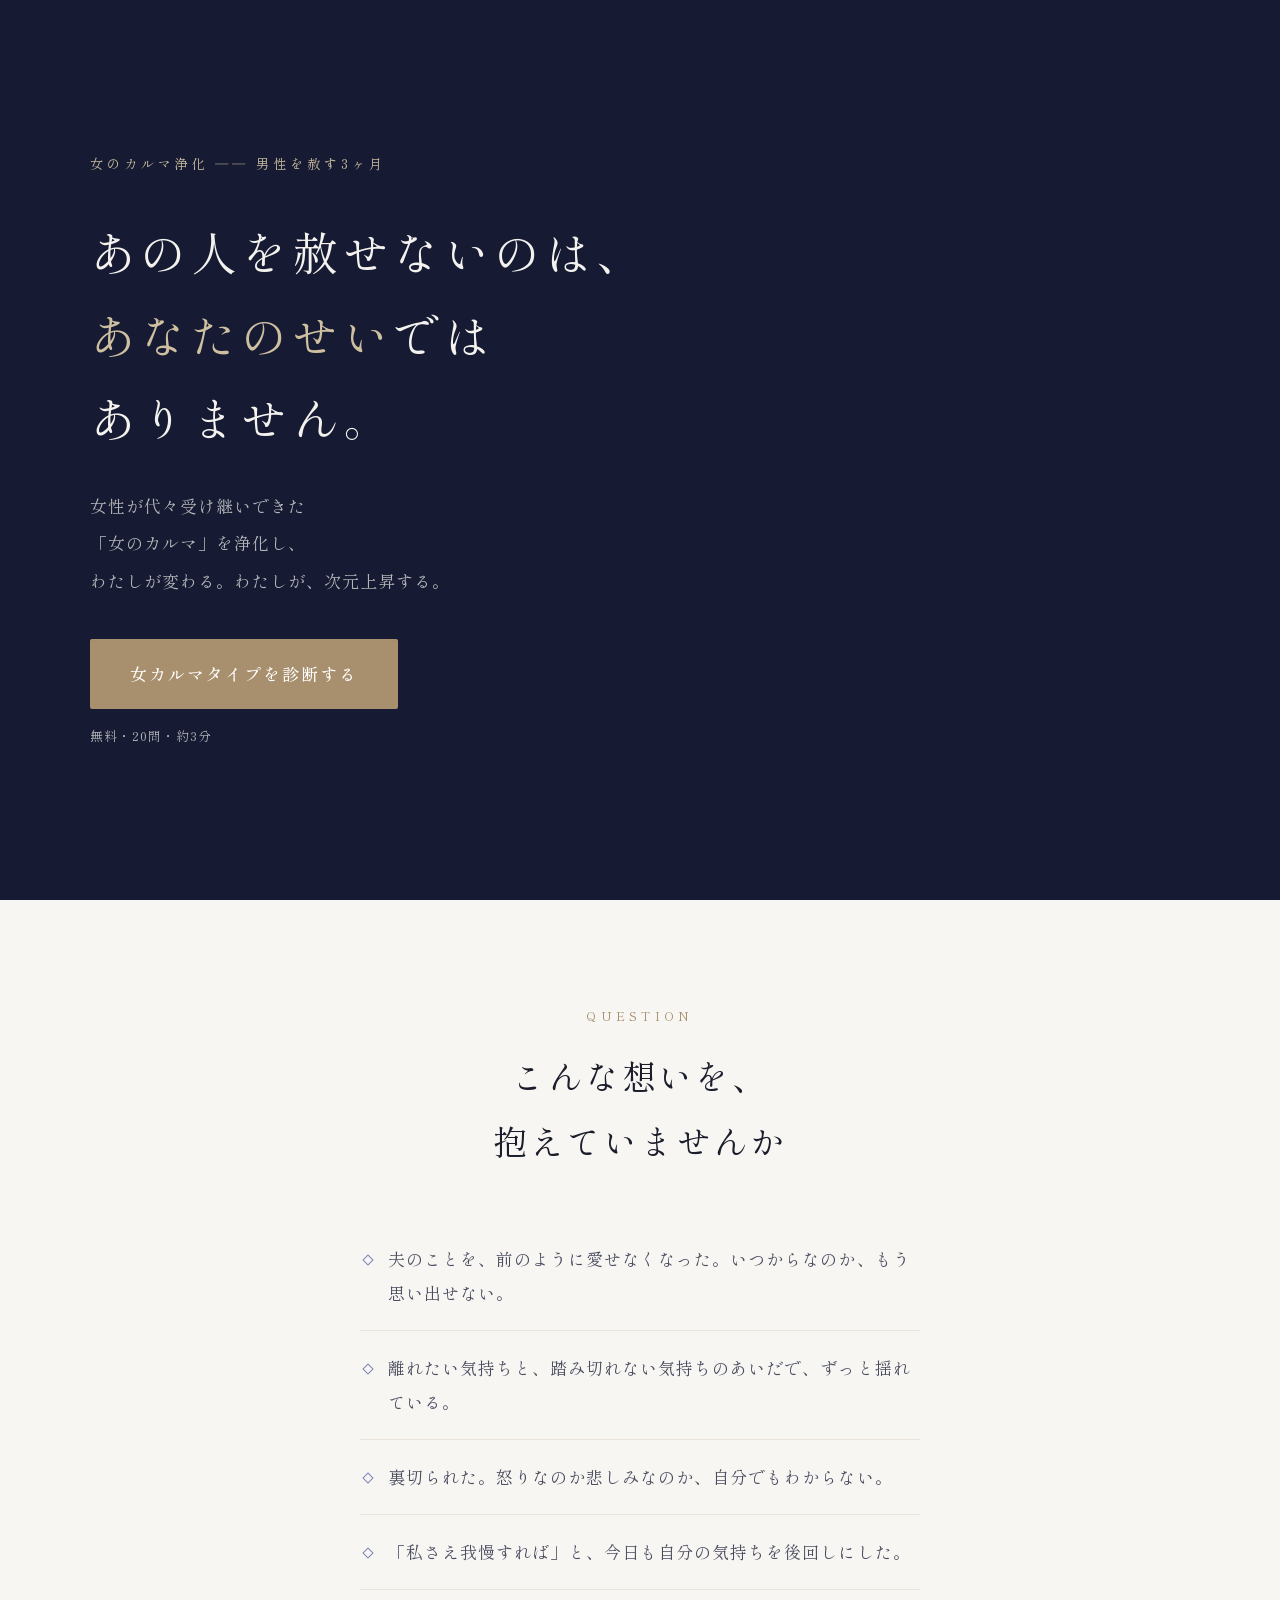
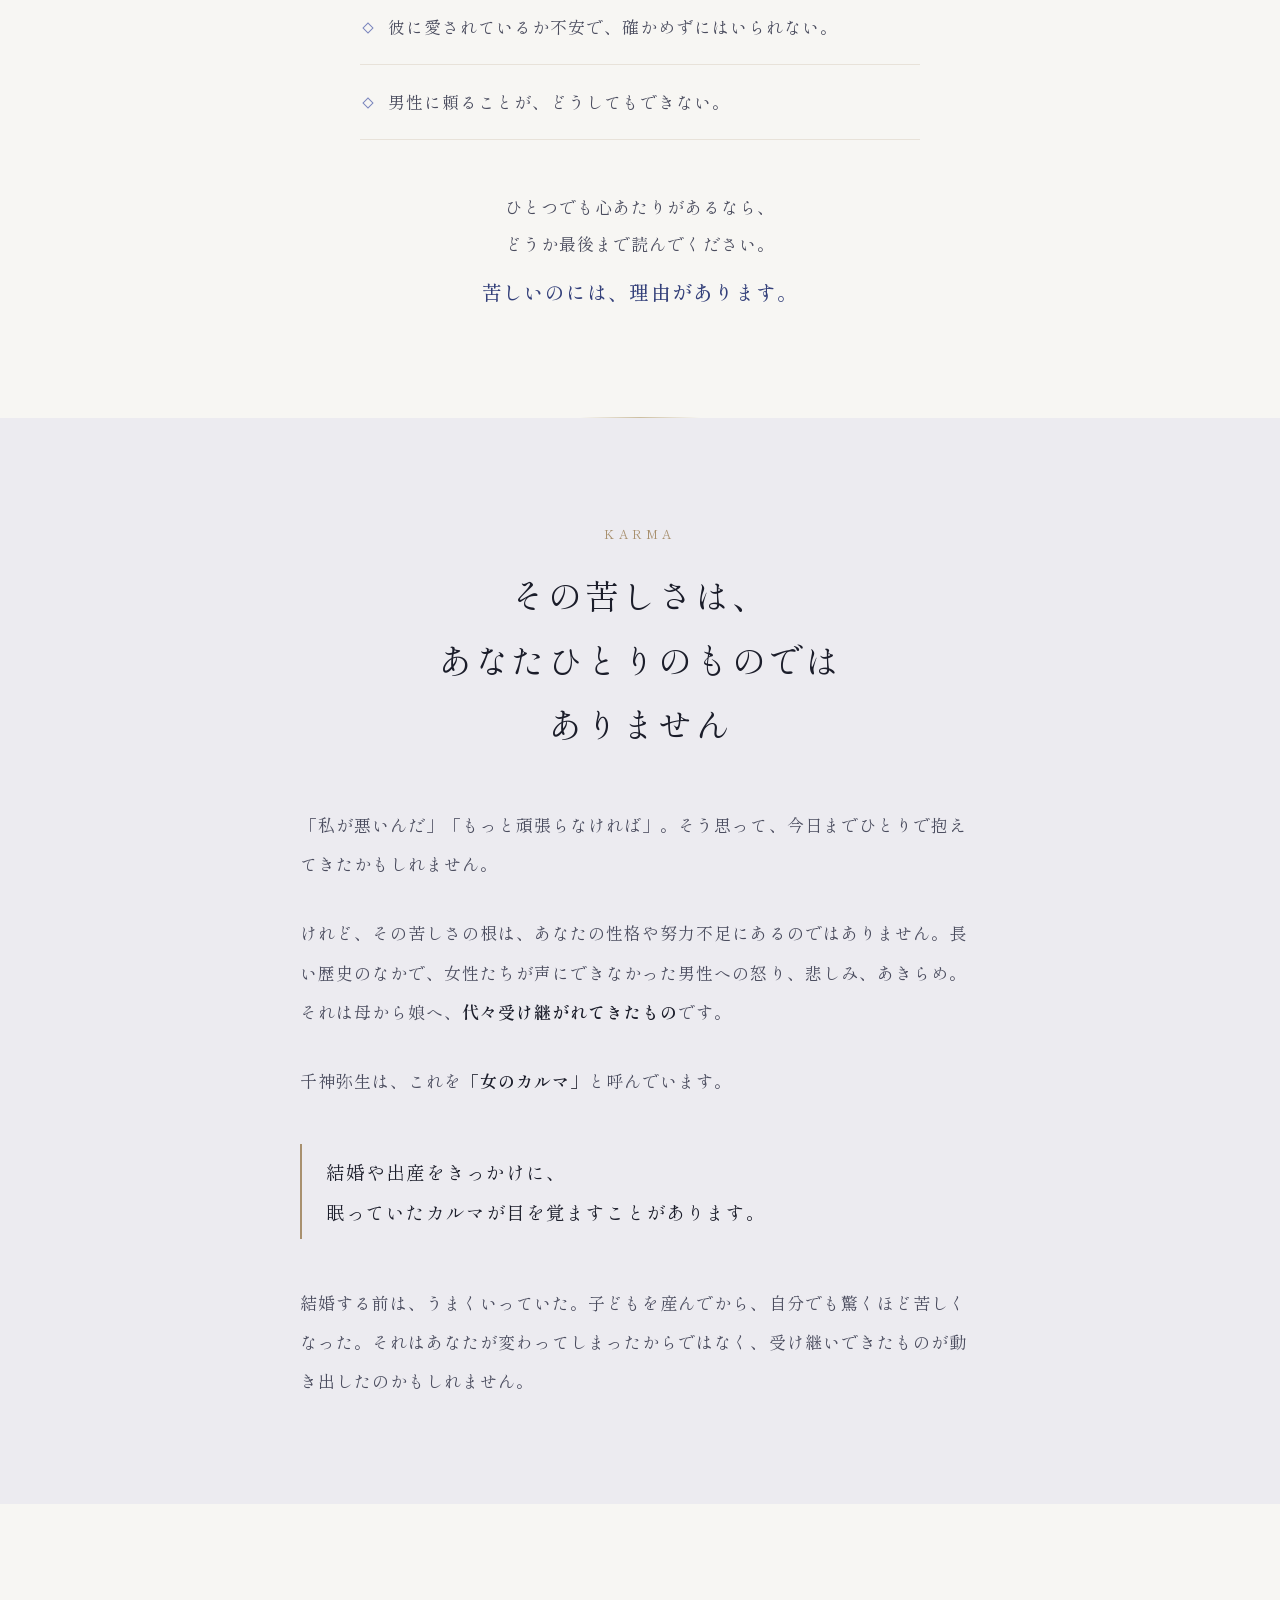
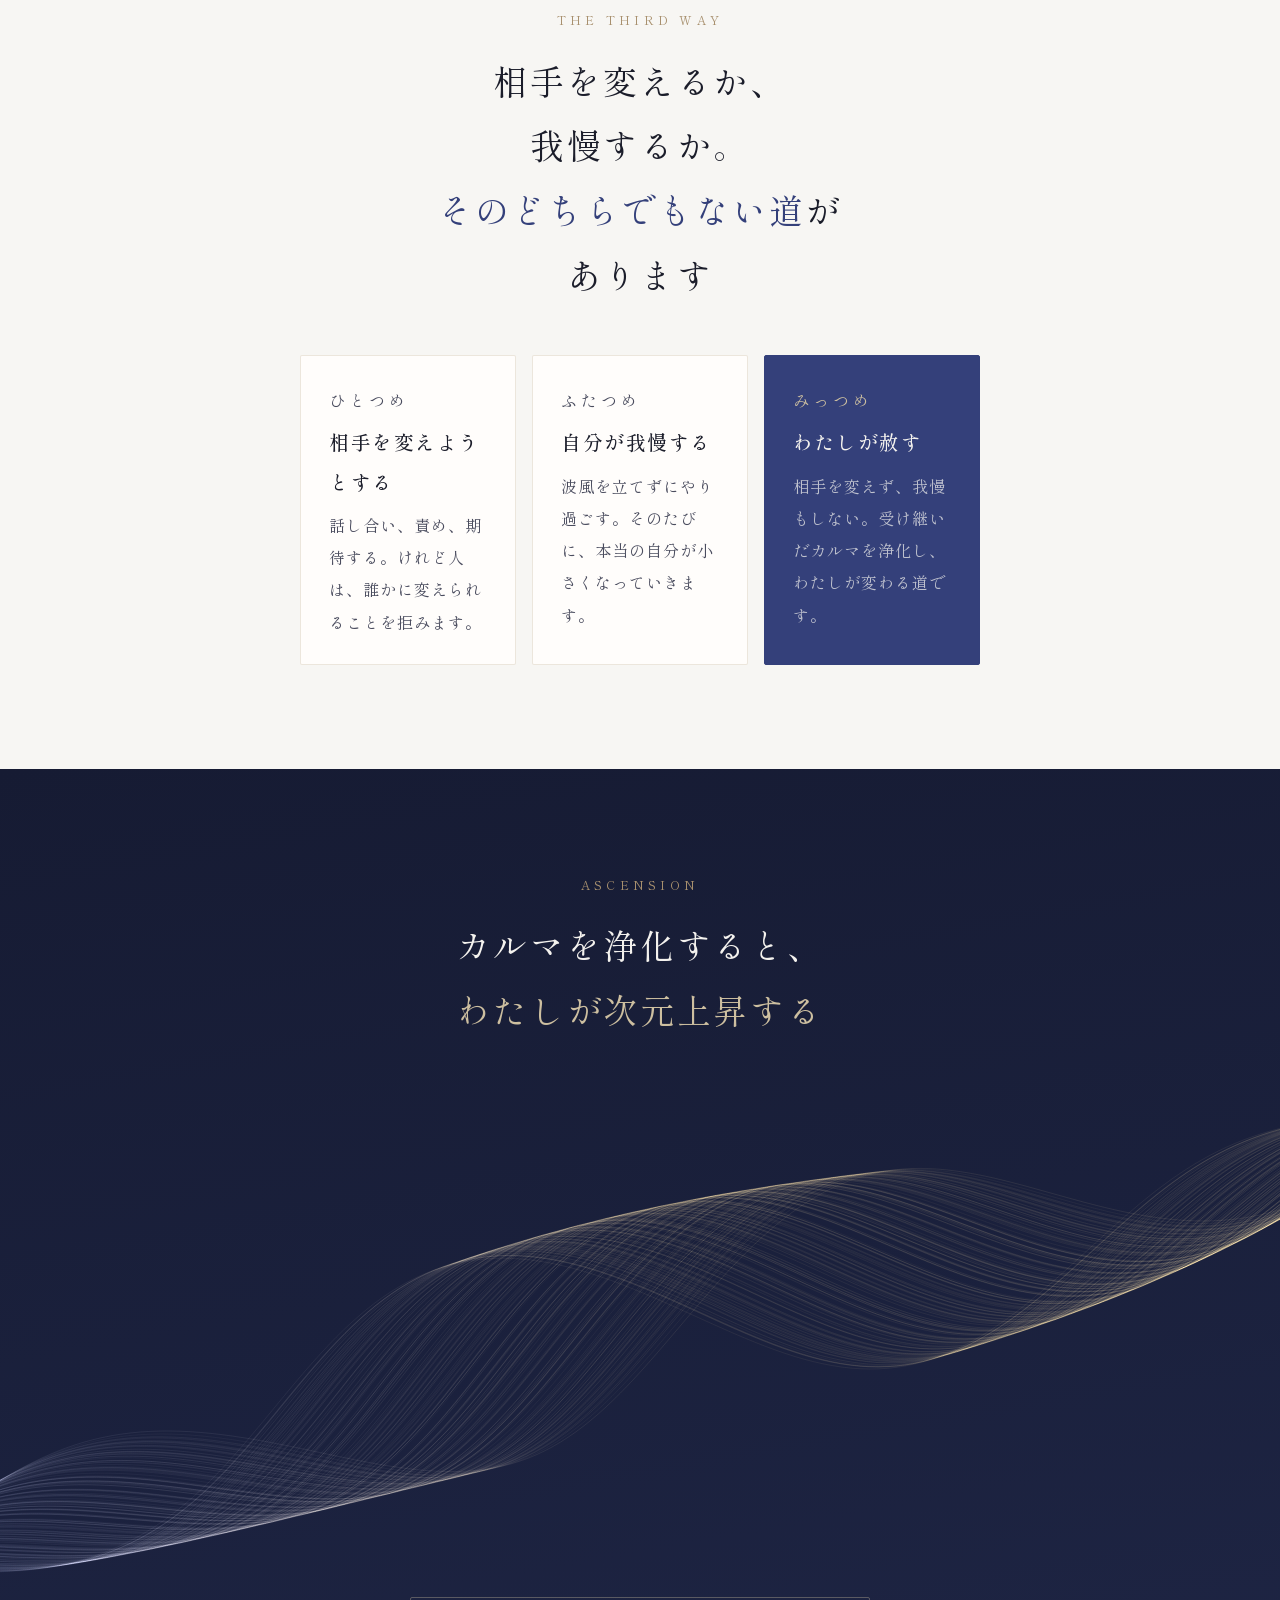
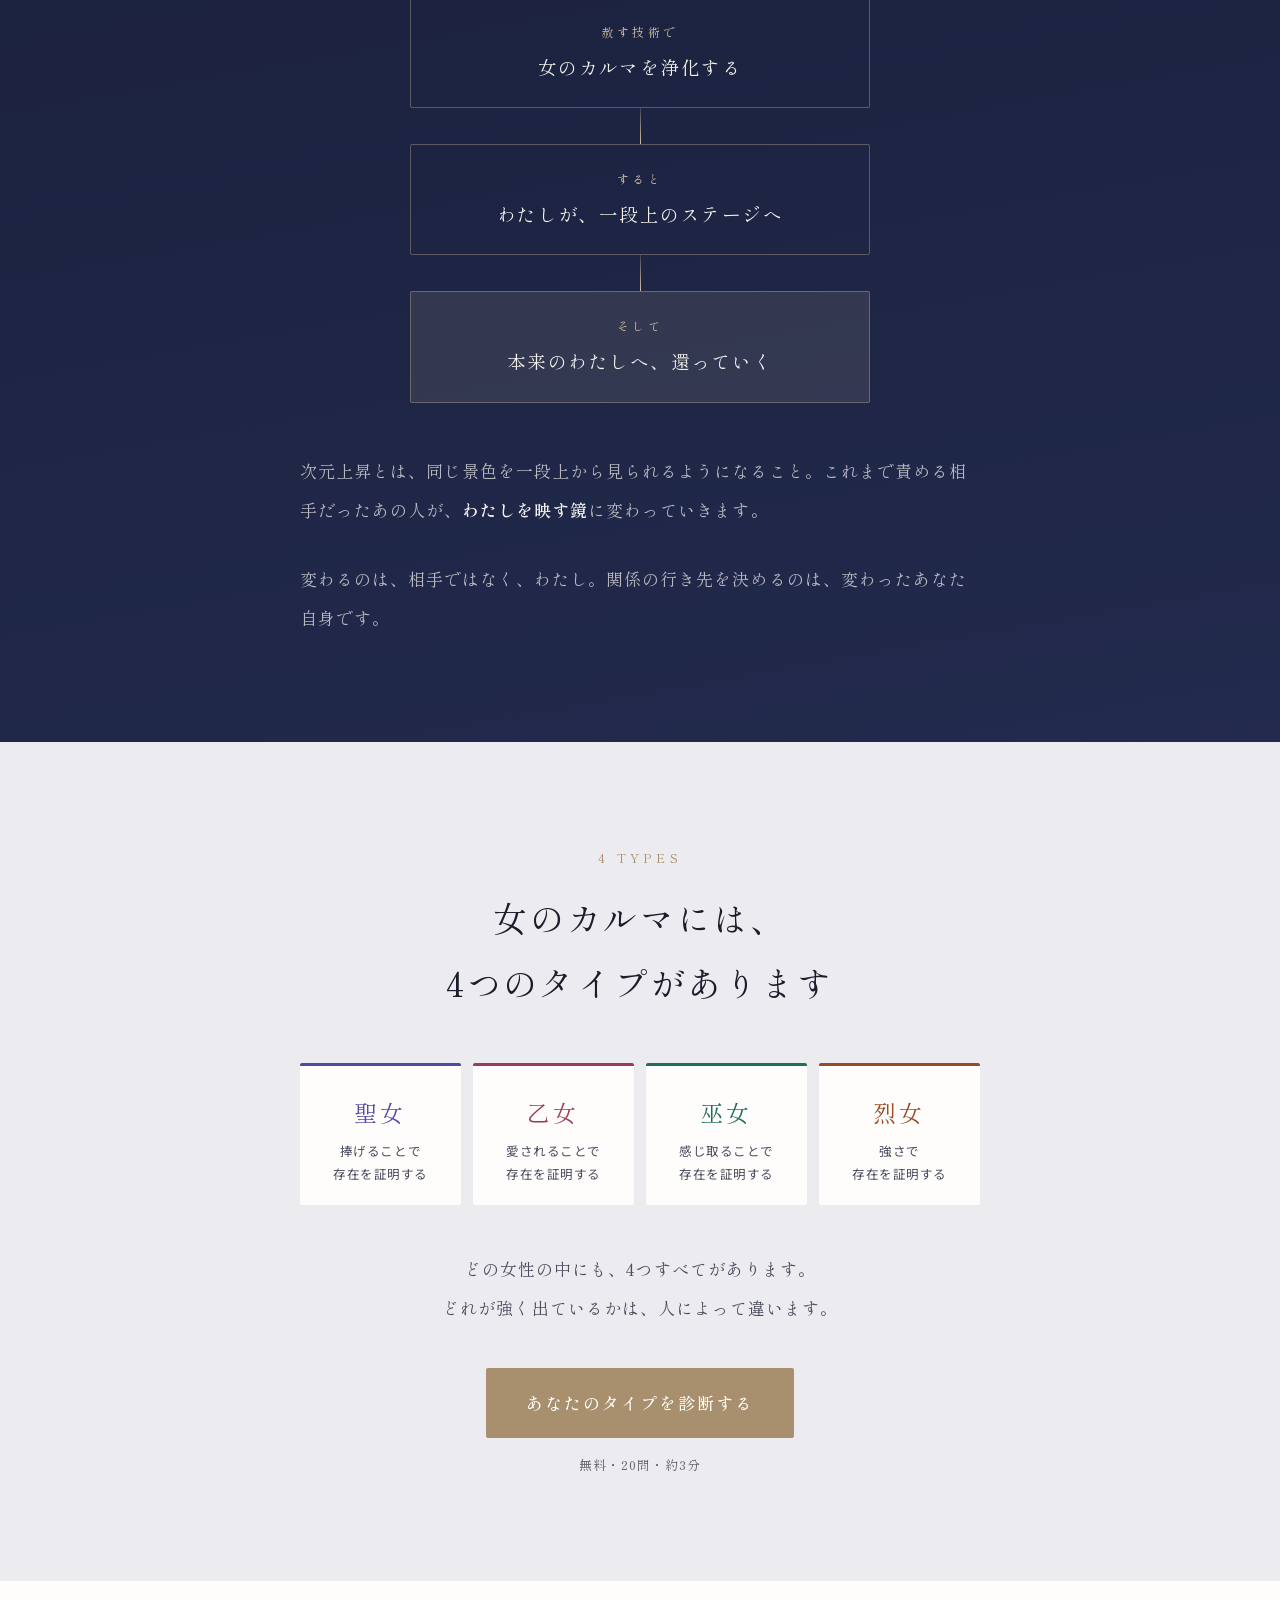
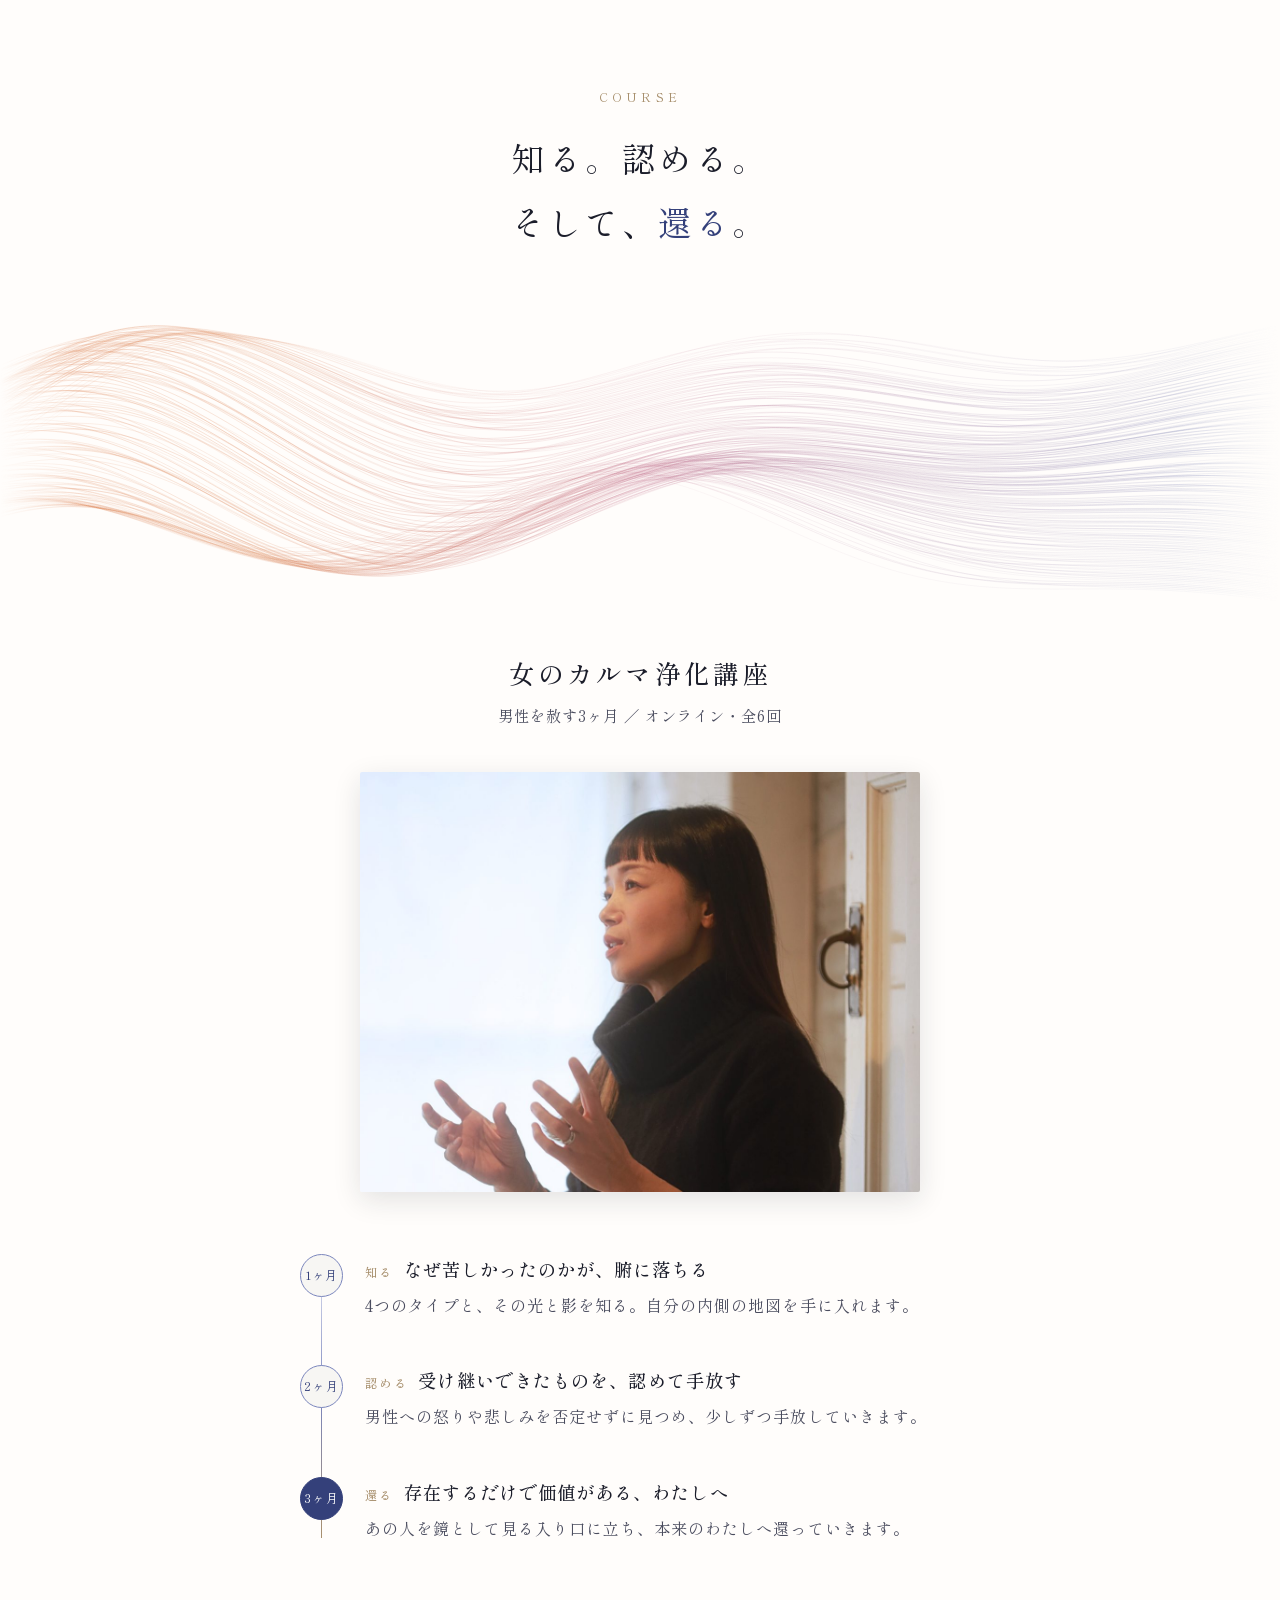
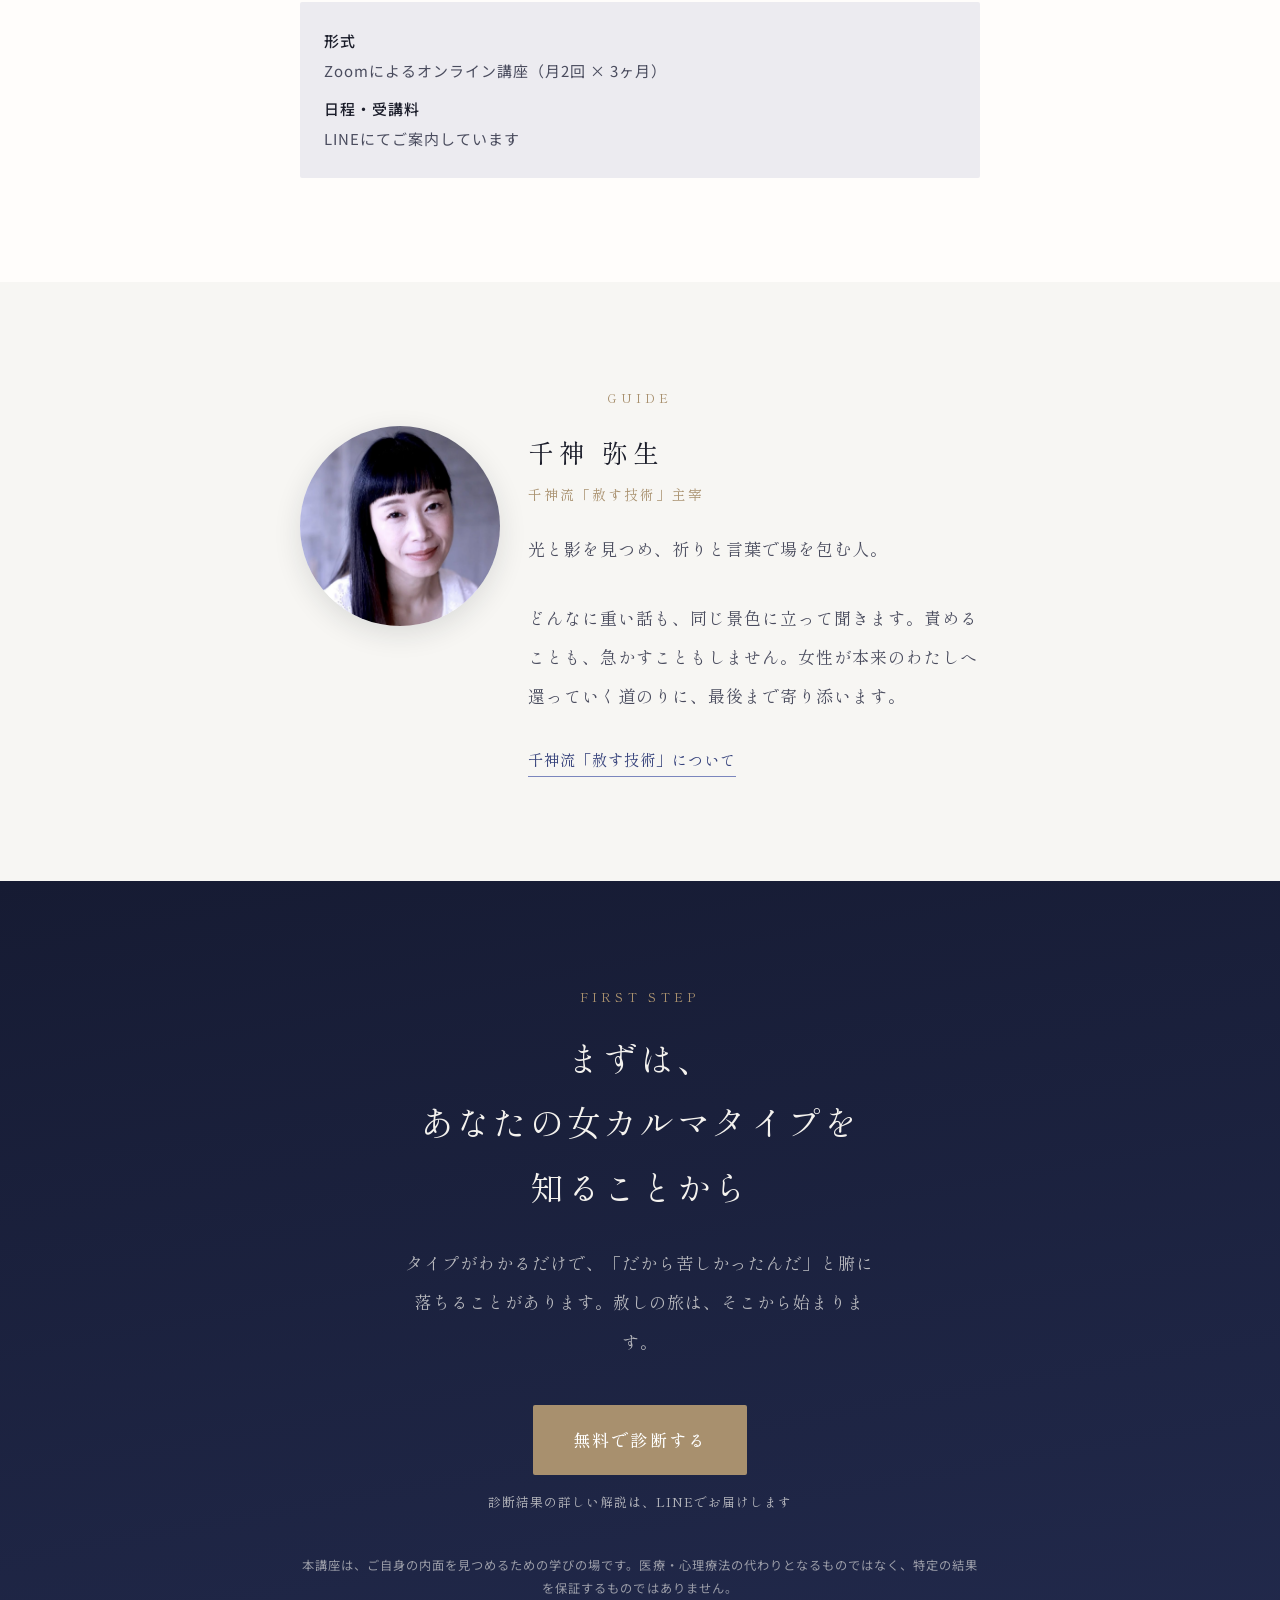
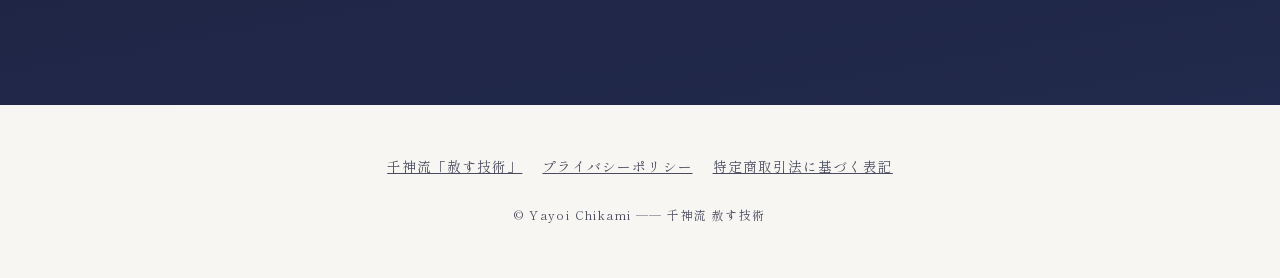
<file: karma/index.html>
<!DOCTYPE html>
<html lang="ja" data-theme="indigo">
<head>
<meta charset="UTF-8">
<meta name="viewport" content="width=device-width, initial-scale=1.0">
<title>女のカルマ浄化講座 ── 男性を赦す3ヶ月 | 千神弥生</title>
<meta name="description" content="あの人を赦せないのは、あなたのせいではありません。女性が代々受け継いできた「女のカルマ」を浄化し、わたしが変わる。千神弥生の3ヶ月講座。">
<meta property="og:title" content="女のカルマ浄化講座 ── 男性を赦す3ヶ月 | 千神弥生">
<meta property="og:description" content="あの人を赦せないのは、あなたのせいではありません。まずは無料の女カルマタイプ診断から。">
<meta property="og:type" content="website">
<link rel="preconnect" href="https://fonts.googleapis.com">
<link rel="preconnect" href="https://fonts.gstatic.com" crossorigin>
<link href="https://fonts.googleapis.com/css2?family=Shippori+Mincho:wght@400;500;600&family=Noto+Serif+JP:wght@300;400;500&family=Noto+Sans+JP:wght@400;500&display=swap" rel="stylesheet">
<link rel="stylesheet" href="../assets/brand.css">
<style>
/* ===== LP① 固有 ===== */

/* Hero ── 共鳴（写真を背景いっぱいに） */
.hero { position: relative; min-height: 100vh; min-height: 100svh; display: flex; align-items: center; background: var(--bg-dark); color: var(--text-on-dark); overflow: hidden; }
.hero-img { position: absolute; inset: 0; width: 100%; height: 100%; object-fit: cover; object-position: right center; }
.hero::after { content: ''; position: absolute; inset: 0; background: linear-gradient(90deg, var(--bg-dark) 0%, rgba(22,27,51,0.6) 30%, rgba(22,27,51,0) 50%); pointer-events: none; }
.hero-txt { position: relative; z-index: 1; padding: 72px 7vw; max-width: 680px; }
.hero-eyebrow { font-size: 0.78rem; letter-spacing: 0.3em; color: var(--gold-light); margin-bottom: 32px; }
.hero h1 { font-size: clamp(1.7rem, 3.6vw, 3rem); font-weight: 400; line-height: 1.8; letter-spacing: 0.1em; margin-bottom: 28px; }
.hero h1 em { font-style: normal; color: var(--gold-light); }
.nw { white-space: nowrap; }
.hero-sub { font-size: 1rem; line-height: 2.2; color: var(--text-on-dark-soft); margin-bottom: 40px; }
.hero .btn-note { color: var(--text-on-dark-soft); opacity: 1; }
@media (max-width: 719px) {
  .hero { display: block; min-height: auto; }
  .hero-img { position: relative; display: block; width: 100%; height: auto; }
  .hero::after { display: none; }
  .hero-txt { margin-top: -64px; padding: 0 20px 64px; text-align: center; }
  .hero h1 { font-size: clamp(1.45rem, 6.6vw, 1.9rem); }
}

/* Image art（光の糸） */
.section { overflow-x: clip; }
.art { display: block; height: auto; pointer-events: none; }
.art-bleed { width: 100vw; max-width: none; margin-left: calc(50% - 50vw); }
/* 光の糸（動く版）：動けるときは canvas、止めるときは静止画 */
.art-live { position: relative; }
.art-live canvas { position: absolute; inset: 0; width: 100%; height: 100%; display: none; }
.art-live.is-live canvas { display: block; }
.art-live.is-live img { visibility: hidden; }

.art-ascend { margin-top: -48px; margin-bottom: 8px; }
.art-fire-sea { margin-top: -8px; margin-bottom: 16px; }
@media (max-width: 719px) { .art-ascend { width: 150vw; margin-left: calc(50% - 75vw); margin-top: -24px; } }

/* Question ── 共鳴 */
.q-list { list-style: none; max-width: 560px; margin: 0 auto; }
.q-list li { padding: 20px 0 20px 28px; position: relative; font-size: 1rem; line-height: 2; color: var(--text-light); border-bottom: 1px solid rgba(168,144,110,0.2); }
.q-list li::before { content: ''; position: absolute; left: 4px; top: 34px; width: 8px; height: 8px; border: 1px solid var(--accent-soft); transform: rotate(45deg); }
.q-close { margin-top: 48px; text-align: center; line-height: 2.2; color: var(--text-light); }
.q-close strong { display: block; margin-top: 8px; font-size: 1.15rem; font-weight: 500; color: var(--accent); }

/* Karma ── 女のカルマ */
.karma-accent { margin: 44px 0; padding: 8px 0 8px 24px; border-left: 2px solid var(--gold); font-size: 1.1rem; line-height: 2.1; color: var(--text); }

/* Dialogue ── 第三の道 */
.ways { display: grid; grid-template-columns: 1fr; gap: 16px; margin-top: 8px; }
.way { padding: 28px 28px 26px; background: var(--white); border: 1px solid rgba(168,144,110,0.22); border-radius: var(--radius); }
.way-label { font-size: 0.72rem; letter-spacing: 0.25em; color: var(--gold); margin-bottom: 6px; }
.way h3 { font-size: 1.15rem; font-weight: 500; letter-spacing: 0.08em; margin-bottom: 8px; }
.way p { font-size: 0.95rem; line-height: 2; color: var(--text-light); }
.way--third { background: var(--accent); border-color: var(--accent); color: var(--text-on-dark); }
.way--third .way-label { color: var(--gold-light); }
.way--third p { color: var(--text-on-dark-soft); }

/* Ascension ── 次元上昇（旅立ち→帰還） */
.ascend { display: flex; flex-direction: column; align-items: center; gap: 0; margin: 12px 0 48px; }
.ascend-step { width: 100%; max-width: 460px; text-align: center; padding: 22px 16px; border: 1px solid rgba(205,191,160,0.35); border-radius: var(--radius); }
.ascend-step small { display: block; font-size: 0.7rem; letter-spacing: 0.28em; color: var(--gold-light); margin-bottom: 4px; }
.ascend-step span { font-size: 1.1rem; letter-spacing: 0.08em; }
.ascend-step--top { background: rgba(205,191,160,0.12); }
.ascend-arrow { width: 1px; height: 36px; background: linear-gradient(180deg, rgba(205,191,160,0.2), var(--gold-light)); }
.section--dark .body { color: var(--text-on-dark-soft); }
.section--dark .body strong { color: var(--text-on-dark); }

/* Types ── 4つのタイプ（名前のみ） */
.types { display: grid; grid-template-columns: 1fr 1fr; gap: 12px; margin: 8px 0 44px; }
.type { padding: 24px 12px 20px; text-align: center; background: var(--white); border-top: 3px solid var(--c); border-radius: var(--radius); }
.type-name { font-size: 1.35rem; letter-spacing: 0.15em; color: var(--c); margin-bottom: 4px; }
.type-tag { font-family: var(--font-sans); font-size: 0.74rem; line-height: 1.8; letter-spacing: 0.04em; color: var(--text-light); }

/* Course ── 講座 */
.course-name { text-align: center; margin-bottom: 40px; }
.course-name b { display: block; font-size: 1.5rem; font-weight: 500; letter-spacing: 0.12em; }
.course-name span { font-size: 0.9rem; color: var(--text-light); }
.stages { list-style: none; position: relative; }
.stages::before { content: ''; position: absolute; left: 21px; top: 28px; bottom: 28px; width: 1px; background: linear-gradient(180deg, var(--accent-pale), var(--accent-soft), var(--gold)); }
.stage { display: flex; gap: 22px; padding: 22px 0; }
.stage-no { flex-shrink: 0; width: 43px; height: 43px; border-radius: 50%; display: flex; align-items: center; justify-content: center; background: var(--bg); border: 1px solid var(--accent-soft); font-size: 0.72rem; color: var(--accent); position: relative; z-index: 1; }
.stage:last-child .stage-no { background: var(--accent); color: #fff; border-color: var(--accent); }
.stage h3 { font-size: 1.08rem; font-weight: 500; letter-spacing: 0.06em; line-height: 1.7; margin-bottom: 4px; }
.stage h3 small { font-size: 0.72rem; letter-spacing: 0.2em; color: var(--gold); margin-right: 10px; }
.stage p { font-size: 0.95rem; line-height: 2; color: var(--text-light); }
.course-meta { margin-top: 36px; padding: 24px; background: var(--bg-deep); border-radius: var(--radius); font-family: var(--font-sans); font-size: 0.88rem; line-height: 2; color: var(--text-light); }
.course-meta dt { font-weight: 500; color: var(--text); }
.course-meta dd { margin-bottom: 8px; }
.course-meta dd:last-child { margin-bottom: 0; }

/* Profile */
.profile { display: flex; flex-direction: column; align-items: center; text-align: center; gap: 28px; }
.profile-photo { width: 200px; height: 200px; border-radius: 50%; object-fit: cover; flex-shrink: 0; box-shadow: 0 8px 28px rgba(27,29,42,0.12); }
.profile-name { font-size: 1.5rem; letter-spacing: 0.2em; }
.profile-role { font-size: 0.8rem; letter-spacing: 0.15em; color: var(--gold); margin-top: 4px; }
.profile-link { display: inline-block; margin-top: 28px; font-size: 0.9rem; color: var(--accent); text-decoration: none; border-bottom: 1px solid var(--accent-soft); padding-bottom: 2px; }

/* Course photo */
.course-photo { max-width: 560px; margin: 8px auto 40px; }
.course-photo img { display: block; width: 100%; height: auto; border-radius: var(--radius); box-shadow: 0 8px 28px rgba(27,29,42,0.12); }

/* Final CTA */
.final { text-align: center; }
.final .heading { margin-bottom: 24px; }
.final .body { color: var(--text-on-dark-soft); margin: 0 auto 44px; max-width: 480px; }
.final .btn-note { color: var(--text-on-dark-soft); opacity: 1; }
.disclaimer { margin-top: 40px; font-family: var(--font-sans); font-size: 0.72rem; line-height: 1.9; color: var(--text-on-dark-soft); opacity: 0.8; }

/* Sticky CTA (SP) */
.sticky-cta { position: fixed; left: 0; right: 0; bottom: 0; z-index: 50; padding: 10px 16px calc(10px + env(safe-area-inset-bottom)); background: rgba(22,27,51,0.94); backdrop-filter: blur(6px); transform: translateY(110%); transition: transform .35s ease; display: none; }
.sticky-cta.show { transform: none; }
.sticky-cta .btn { width: 100%; max-width: none; padding: 15px 16px; font-size: 0.95rem; }

@media (min-width: 720px) {
  .ways { grid-template-columns: 1fr 1fr 1fr; }
  .types { grid-template-columns: repeat(4, 1fr); }
  .profile { flex-direction: row; text-align: left; align-items: flex-start; }
}
@media (max-width: 719px) {
  .sticky-cta { display: block; }
  .site-footer { padding-bottom: 96px; }
}
</style>
<script src="karma.js"></script>
</head>
<body>

<!-- ============ HERO（共鳴） ============ -->
<header class="hero">
  <picture>
    <source media="(max-width: 719px)" srcset="../assets/img/hero-karma-sp_v2.jpg" width="900" height="892">
    <img src="../assets/img/hero-karma-pc_v2.jpg" alt="千神弥生" class="hero-img" width="1920" height="1080" fetchpriority="high">
  </picture>
  <div class="hero-txt">
    <p class="hero-eyebrow">女のカルマ浄化 ── 男性を赦す3ヶ月</p>
    <h1><span class="nw">あの人を赦せないのは、</span><br><span class="nw"><em>あなたのせい</em>では</span><br><span class="nw">ありません。</span></h1>
    <p class="hero-sub">女性が代々受け継いできた<br>「女のカルマ」を浄化し、<br>わたしが変わる。わたしが、次元上昇する。</p>
    <a href="check/index.html" class="btn btn--gold js-to-check" data-pos="hero">女カルマタイプを診断する</a>
    <p class="btn-note">無料・20問・約3分</p>
  </div>
</header>

<!-- ============ QUESTION（共鳴） ============ -->
<section class="section">
  <div class="inner reveal">
    <span class="label">Question</span>
    <h2 class="heading">こんな想いを、<br>抱えていませんか</h2>
    <ul class="q-list">
      <li>夫のことを、前のように愛せなくなった。いつからなのか、もう思い出せない。</li>
      <li>離れたい気持ちと、踏み切れない気持ちのあいだで、ずっと揺れている。</li>
      <li>裏切られた。怒りなのか悲しみなのか、自分でもわからない。</li>
      <li>「私さえ我慢すれば」と、今日も自分の気持ちを後回しにした。</li>
      <li>彼に愛されているか不安で、確かめずにはいられない。</li>
      <li>男性に頼ることが、どうしてもできない。</li>
    </ul>
    <p class="q-close">ひとつでも心あたりがあるなら、<br>どうか最後まで読んでください。<strong>苦しいのには、理由があります。</strong></p>
  </div>
</section>

<div class="rule"></div>

<!-- ============ KARMA（女のカルマ） ============ -->
<section class="section section--deep">
  <div class="inner reveal">
    <span class="label">Karma</span>
    <h2 class="heading">その苦しさは、<br>あなたひとりのものでは<br>ありません</h2>
    <div class="body">
      <p>「私が悪いんだ」「もっと頑張らなければ」。そう思って、今日までひとりで抱えてきたかもしれません。</p>
      <p>けれど、その苦しさの根は、あなたの性格や努力不足にあるのではありません。長い歴史のなかで、女性たちが声にできなかった男性への怒り、悲しみ、あきらめ。それは母から娘へ、<strong>代々受け継がれてきたもの</strong>です。</p>
      <p>千神弥生は、これを<strong>「女のカルマ」</strong>と呼んでいます。</p>
    </div>
    <p class="karma-accent">結婚や出産をきっかけに、<br>眠っていたカルマが目を覚ますことがあります。</p>
    <div class="body">
      <p>結婚する前は、うまくいっていた。子どもを産んでから、自分でも驚くほど苦しくなった。それはあなたが変わってしまったからではなく、受け継いできたものが動き出したのかもしれません。</p>
    </div>
  </div>
</section>

<!-- ============ DIALOGUE（第三の道） ============ -->
<section class="section">
  <div class="inner reveal">
    <span class="label">The Third Way</span>
    <h2 class="heading">相手を変えるか、<br>我慢するか。<br><em>そのどちらでもない道</em>が<br>あります</h2>
    <div class="ways">
      <div class="way">
        <p class="way-label">ひとつめ</p>
        <h3>相手を変えようとする</h3>
        <p>話し合い、責め、期待する。けれど人は、誰かに変えられることを拒みます。</p>
      </div>
      <div class="way">
        <p class="way-label">ふたつめ</p>
        <h3>自分が我慢する</h3>
        <p>波風を立てずにやり過ごす。そのたびに、本当の自分が小さくなっていきます。</p>
      </div>
      <div class="way way--third">
        <p class="way-label">みっつめ</p>
        <h3>わたしが赦す</h3>
        <p>相手を変えず、我慢もしない。受け継いだカルマを浄化し、わたしが変わる道です。</p>
      </div>
    </div>
  </div>
</section>

<!-- ============ ASCENSION（旅立ち → 次元上昇 → 帰還） ============ -->
<section class="section section--dark">
  <div class="inner reveal">
    <span class="label">Ascension</span>
    <h2 class="heading">カルマを浄化すると、<br><em>わたしが次元上昇する</em></h2>
    <div class="art-live art-bleed art-ascend" data-kind="ascend"><img src="../assets/img/art-ascend.webp" alt="" class="art" width="1600" height="678" loading="lazy" style="width:100%"><canvas aria-hidden="true"></canvas></div>
    <div class="ascend">
      <div class="ascend-step"><small>赦す技術で</small><span>女のカルマを浄化する</span></div>
      <div class="ascend-arrow"></div>
      <div class="ascend-step"><small>すると</small><span>わたしが、一段上のステージへ</span></div>
      <div class="ascend-arrow"></div>
      <div class="ascend-step ascend-step--top"><small>そして</small><span>本来のわたしへ、還っていく</span></div>
    </div>
    <div class="body">
      <p>次元上昇とは、同じ景色を一段上から見られるようになること。これまで責める相手だったあの人が、<strong>わたしを映す鏡</strong>に変わっていきます。</p>
      <p>変わるのは、相手ではなく、わたし。関係の行き先を決めるのは、変わったあなた自身です。</p>
    </div>
  </div>
</section>

<!-- ============ TYPES（名前のみ・詳細は診断とLINE） ============ -->
<section class="section section--deep">
  <div class="inner reveal">
    <span class="label">4 Types</span>
    <h2 class="heading">女のカルマには、<br>4つのタイプがあります</h2>
    <div class="types">
      <div class="type" style="--c: var(--type-seijo)"><p class="type-name">聖女</p><p class="type-tag">捧げることで<br>存在を証明する</p></div>
      <div class="type" style="--c: var(--type-otome)"><p class="type-name">乙女</p><p class="type-tag">愛されることで<br>存在を証明する</p></div>
      <div class="type" style="--c: var(--type-miko)"><p class="type-name">巫女</p><p class="type-tag">感じ取ることで<br>存在を証明する</p></div>
      <div class="type" style="--c: var(--type-ressho)"><p class="type-name">烈女</p><p class="type-tag">強さで<br>存在を証明する</p></div>
    </div>
    <div class="body center">
      <p>どの女性の中にも、4つすべてがあります。<br>どれが強く出ているかは、人によって違います。</p>
    </div>
    <p class="center" style="margin-top: 40px;">
      <a href="check/index.html" class="btn btn--gold js-to-check" data-pos="types">あなたのタイプを診断する</a>
    </p>
    <p class="btn-note center">無料・20問・約3分</p>
  </div>
</section>

<!-- ============ COURSE（帰還） ============ -->
<section class="section section--white">
  <div class="inner reveal">
    <span class="label">Course</span>
    <h2 class="heading">知る。認める。<br>そして、<em>還る</em>。</h2>
    <div class="art-live art-bleed art-fire-sea" data-kind="firesea"><img src="../assets/img/art-fire-sea.webp" alt="" class="art" width="1600" height="420" loading="lazy" style="width:100%"><canvas aria-hidden="true"></canvas></div>
    <div class="course-name">
      <b>女のカルマ浄化講座</b>
      <span>男性を赦す3ヶ月 ／ オンライン・全6回</span>
    </div>
    <figure class="course-photo">
      <img src="../assets/img/course-talk.jpg" alt="講座で語る千神弥生" width="1200" height="900" loading="lazy">
    </figure>
    <ol class="stages">
      <li class="stage">
        <span class="stage-no">1ヶ月</span>
        <div><h3><small>知る</small>なぜ苦しかったのかが、腑に落ちる</h3><p>4つのタイプと、その光と影を知る。自分の内側の地図を手に入れます。</p></div>
      </li>
      <li class="stage">
        <span class="stage-no">2ヶ月</span>
        <div><h3><small>認める</small>受け継いできたものを、認めて手放す</h3><p>男性への怒りや悲しみを否定せずに見つめ、少しずつ手放していきます。</p></div>
      </li>
      <li class="stage">
        <span class="stage-no">3ヶ月</span>
        <div><h3><small>還る</small>存在するだけで価値がある、わたしへ</h3><p>あの人を鏡として見る入り口に立ち、本来のわたしへ還っていきます。</p></div>
      </li>
    </ol>
    <dl class="course-meta">
      <dt>形式</dt><dd>Zoomによるオンライン講座（月2回 × 3ヶ月）</dd>
      <dt>日程・受講料</dt><dd>LINEにてご案内しています</dd>
    </dl>
  </div>
</section>

<!-- ============ VOICE（許諾つきの声が揃ったら追加）
<section class="section">…</section>
============ -->

<!-- ============ PROFILE（存在） ============ -->
<section class="section">
  <div class="inner reveal">
    <span class="label">Guide</span>
    <div class="profile">
      <img src="../assets/img/chigami-yayoi-profile.jpg" alt="千神弥生" class="profile-photo" width="200" height="200" loading="lazy">
      <div>
        <p class="profile-name">千神 弥生</p>
        <p class="profile-role">千神流「赦す技術」主宰</p>
        <div class="body" style="margin-top: 20px;">
          <p>光と影を見つめ、祈りと言葉で場を包む人。</p>
          <p>どんなに重い話も、同じ景色に立って聞きます。責めることも、急かすこともしません。女性が本来のわたしへ還っていく道のりに、最後まで寄り添います。</p>
        </div>
        <a href="../index.html" class="profile-link">千神流「赦す技術」について</a>
      </div>
    </div>
  </div>
</section>

<!-- ============ FINAL CTA ============ -->
<section class="section section--dark final">
  <div class="inner reveal">
    <span class="label">First Step</span>
    <h2 class="heading">まずは、<br>あなたの女カルマタイプを<br>知ることから</h2>
    <p class="body">タイプがわかるだけで、「だから苦しかったんだ」と腑に落ちることがあります。赦しの旅は、そこから始まります。</p>
    <a href="check/index.html" class="btn btn--gold js-to-check" data-pos="final">無料で診断する</a>
    <p class="btn-note">診断結果の詳しい解説は、LINEでお届けします</p>
    <p class="disclaimer">本講座は、ご自身の内面を見つめるための学びの場です。医療・心理療法の代わりとなるものではなく、特定の結果を保証するものではありません。</p>
  </div>
</section>

<footer class="site-footer">
  <nav><a href="../index.html">千神流「赦す技術」</a><a href="../privacy/index.html">プライバシーポリシー</a><a href="../tokushoho/index.html">特定商取引法に基づく表記</a></nav>
  <small>&copy; Yayoi Chikami ── 千神流 赦す技術</small>
</footer>

<div class="sticky-cta" id="sticky"><a href="check/index.html" class="btn btn--gold js-to-check" data-pos="sticky">無料で女カルマタイプを診断する</a></div>

<script>
document.querySelectorAll('.js-to-check').forEach(function (a) {
  a.addEventListener('click', function () {
    karmaTrack('to_diagnosis', null, { position: a.dataset.pos });
  });
});
// SP固定CTA：ヒーローを過ぎたら表示、最終CTAが見えたら隠す
(function () {
  var sticky = document.getElementById('sticky');
  var hero = document.querySelector('.hero');
  var final = document.querySelector('.final');
  if (!('IntersectionObserver' in window)) return;
  var heroOut = false, finalIn = false;
  function update() { sticky.classList.toggle('show', heroOut && !finalIn); }
  new IntersectionObserver(function (e) { heroOut = !e[0].isIntersecting; update(); }).observe(hero);
  new IntersectionObserver(function (e) { finalIn = e[0].isIntersecting; update(); }).observe(final);
})();
</script>
<script src="../assets/js/threads.js" defer></script>
</body>
</html>
</file>
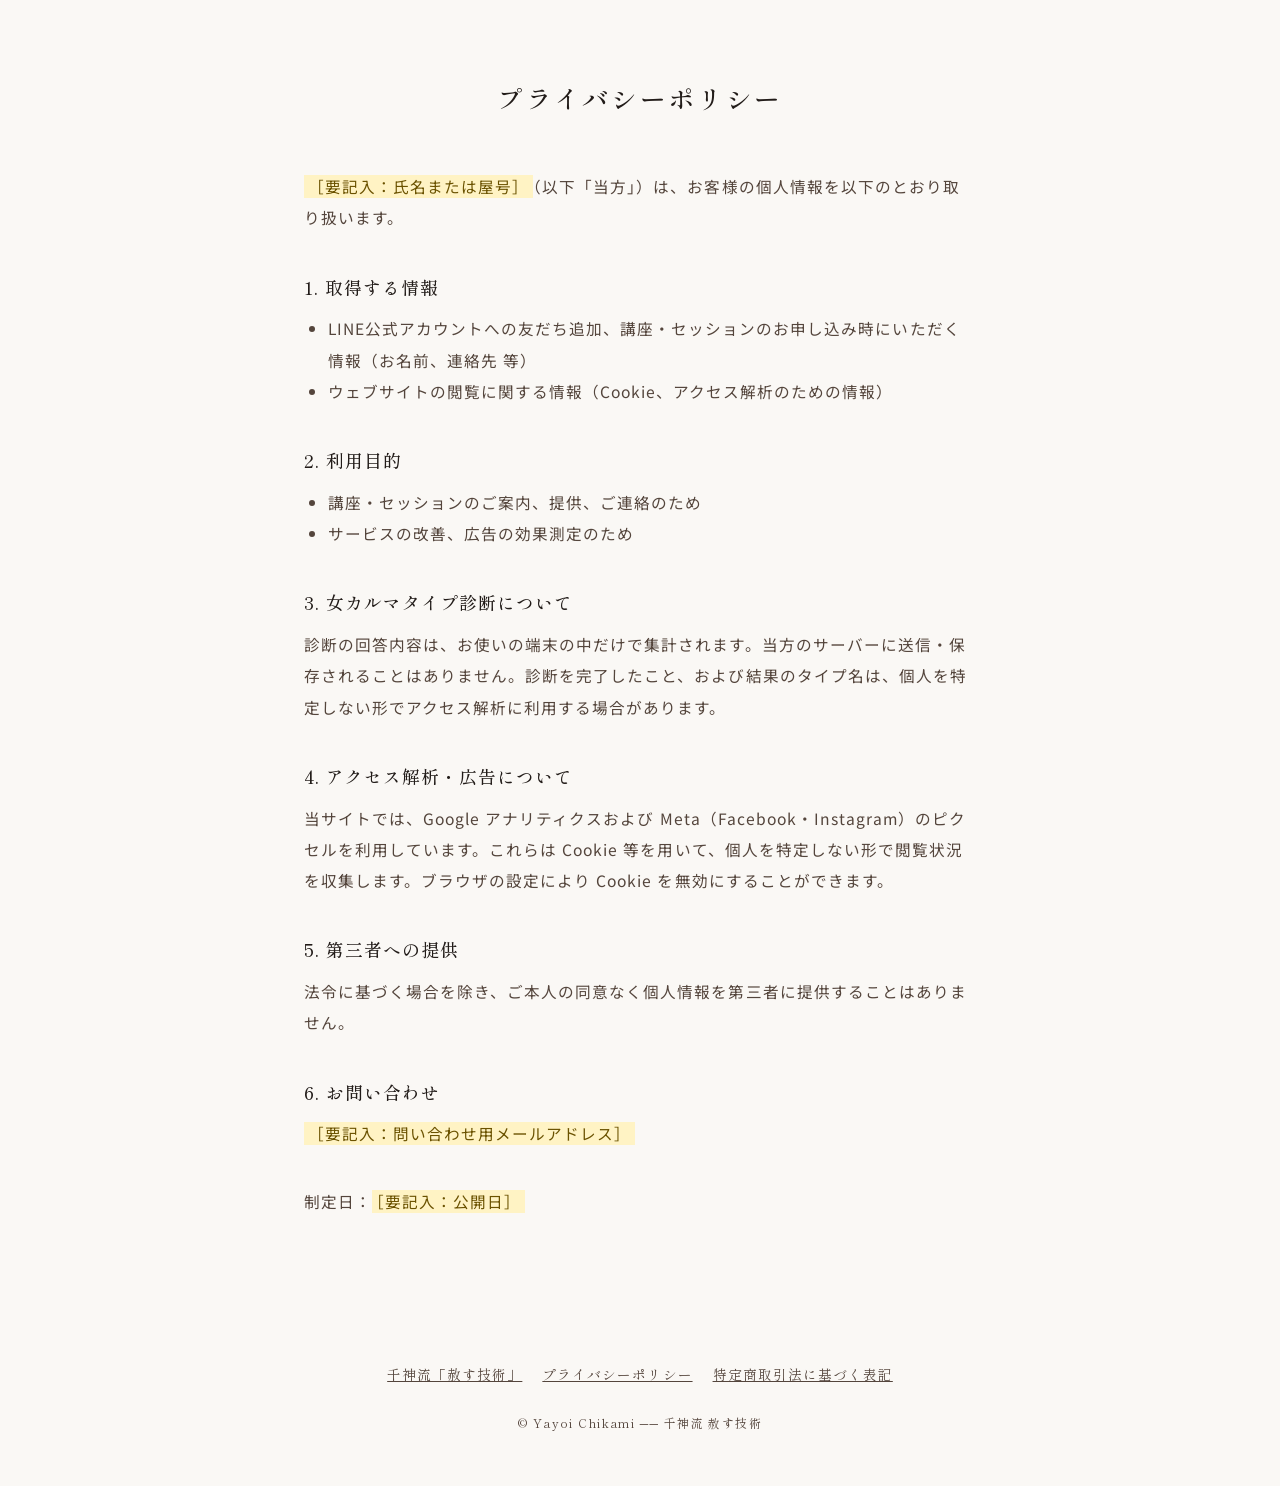
<file: privacy/index.html>
<!DOCTYPE html>
<html lang="ja" data-theme="sakura">
<head>
<meta charset="UTF-8">
<meta name="viewport" content="width=device-width, initial-scale=1.0">
<title>プライバシーポリシー | 千神流 赦す技術</title>
<meta name="robots" content="noindex">
<link rel="preconnect" href="https://fonts.googleapis.com">
<link rel="preconnect" href="https://fonts.gstatic.com" crossorigin>
<link href="https://fonts.googleapis.com/css2?family=Shippori+Mincho:wght@400;500;600&family=Noto+Sans+JP:wght@400;500&display=swap" rel="stylesheet">
<link rel="stylesheet" href="../assets/brand.css">
<style>
.legal { max-width: 720px; margin: 0 auto; padding: 72px 24px 96px; }
.legal h1 { font-size: 1.5rem; font-weight: 500; letter-spacing: 0.1em; text-align: center; margin-bottom: 48px; }
.legal h2 { font-size: 1.05rem; font-weight: 500; margin: 36px 0 8px; }
.legal p, .legal li { font-family: var(--font-sans); font-size: 0.92rem; line-height: 2; color: var(--text-light); }
.legal ul { padding-left: 1.4em; }
.legal table { width: 100%; border-collapse: collapse; font-family: var(--font-sans); font-size: 0.9rem; }
.legal th, .legal td { text-align: left; vertical-align: top; padding: 14px 12px; border-bottom: 1px solid var(--bg-deep); line-height: 1.9; }
.legal th { width: 34%; font-weight: 500; color: var(--text); background: var(--bg-deep); }
.legal td { color: var(--text-light); }
.todo { background: #fff3c4; color: #6b5200; padding: 0 4px; }
@media (max-width: 560px) { .legal th, .legal td { display: block; width: 100%; } .legal th { border-bottom: none; } }
</style>
</head>
<body>
<main class="legal">
<h1>プライバシーポリシー</h1>
<!-- 雛形。公開前に内容を千神さんと確認すること -->
<p><span class="todo">［要記入：氏名または屋号］</span>（以下「当方」）は、お客様の個人情報を以下のとおり取り扱います。</p>

<h2>1. 取得する情報</h2>
<ul>
<li>LINE公式アカウントへの友だち追加、講座・セッションのお申し込み時にいただく情報（お名前、連絡先 等）</li>
<li>ウェブサイトの閲覧に関する情報（Cookie、アクセス解析のための情報）</li>
</ul>

<h2>2. 利用目的</h2>
<ul>
<li>講座・セッションのご案内、提供、ご連絡のため</li>
<li>サービスの改善、広告の効果測定のため</li>
</ul>

<h2>3. 女カルマタイプ診断について</h2>
<p>診断の回答内容は、お使いの端末の中だけで集計されます。当方のサーバーに送信・保存されることはありません。診断を完了したこと、および結果のタイプ名は、個人を特定しない形でアクセス解析に利用する場合があります。</p>

<h2>4. アクセス解析・広告について</h2>
<p>当サイトでは、Google アナリティクスおよび Meta（Facebook・Instagram）のピクセルを利用しています。これらは Cookie 等を用いて、個人を特定しない形で閲覧状況を収集します。ブラウザの設定により Cookie を無効にすることができます。</p>

<h2>5. 第三者への提供</h2>
<p>法令に基づく場合を除き、ご本人の同意なく個人情報を第三者に提供することはありません。</p>

<h2>6. お問い合わせ</h2>
<p><span class="todo">［要記入：問い合わせ用メールアドレス］</span></p>

<p style="margin-top:36px;">制定日：<span class="todo">［要記入：公開日］</span></p>
</main>
<footer class="site-footer">
  <nav><a href="../index.html">千神流「赦す技術」</a><a href="../privacy/index.html">プライバシーポリシー</a><a href="../tokushoho/index.html">特定商取引法に基づく表記</a></nav>
  <small>&copy; Yayoi Chikami ── 千神流 赦す技術</small>
</footer>
</body>
</html>
</file>
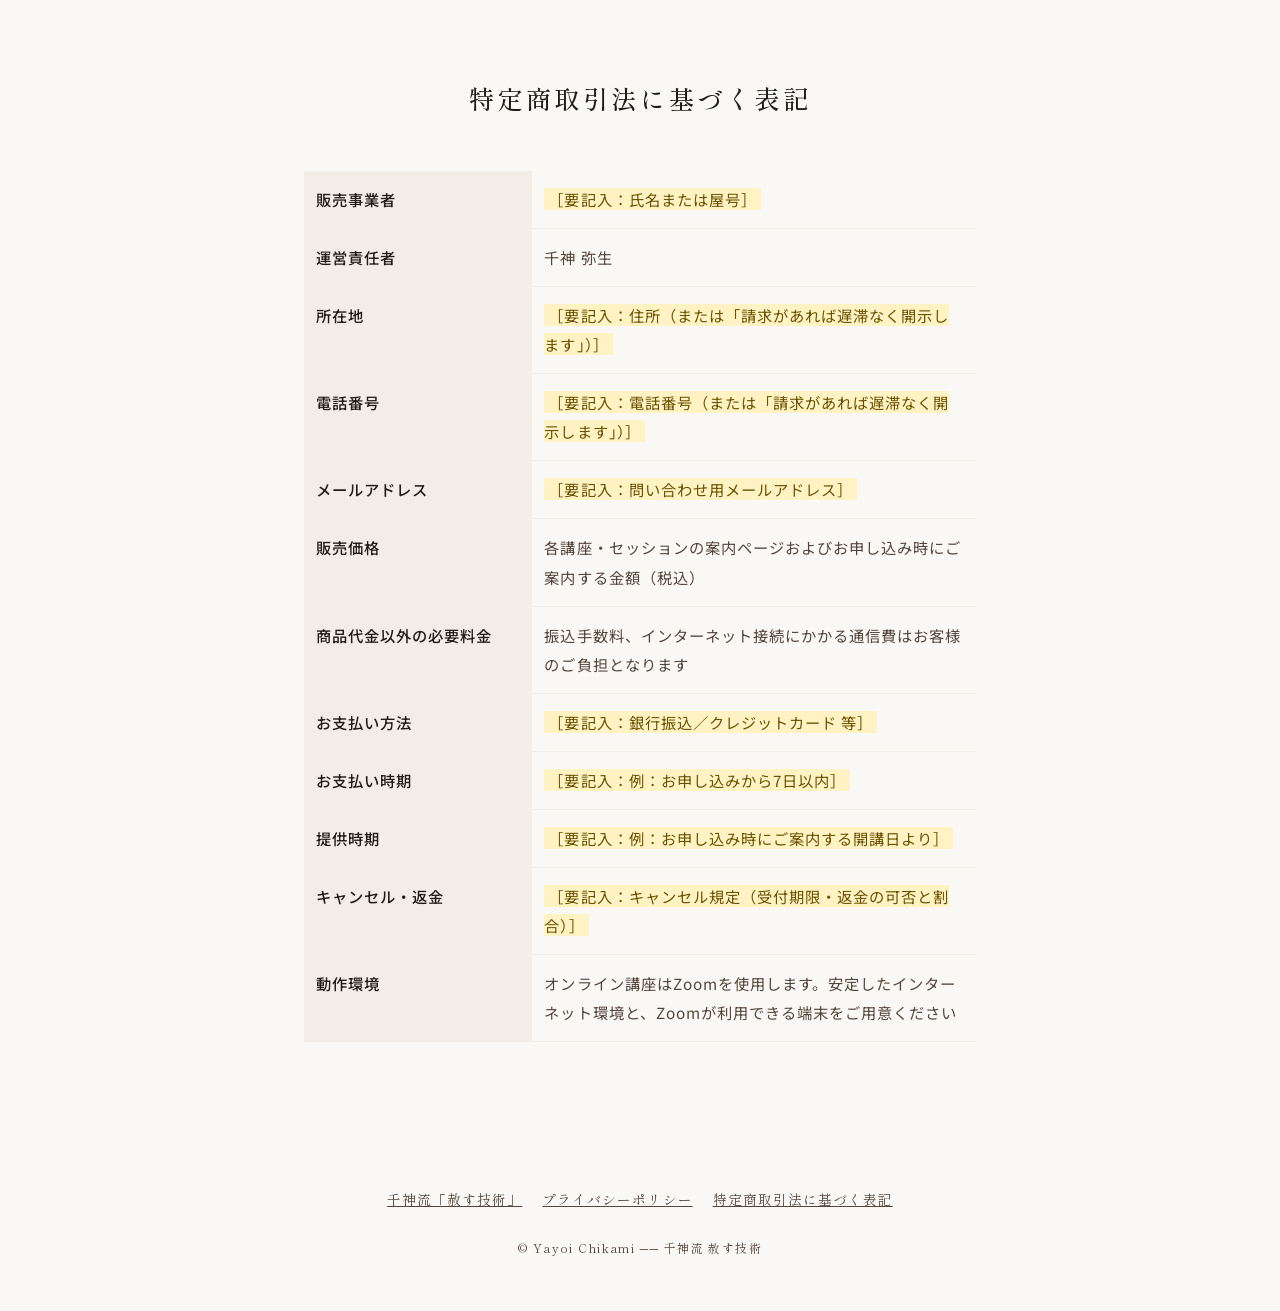
<file: tokushoho/index.html>
<!DOCTYPE html>
<html lang="ja" data-theme="sakura">
<head>
<meta charset="UTF-8">
<meta name="viewport" content="width=device-width, initial-scale=1.0">
<title>特定商取引法に基づく表記 | 千神流 赦す技術</title>
<meta name="robots" content="noindex">
<link rel="preconnect" href="https://fonts.googleapis.com">
<link rel="preconnect" href="https://fonts.gstatic.com" crossorigin>
<link href="https://fonts.googleapis.com/css2?family=Shippori+Mincho:wght@400;500;600&family=Noto+Sans+JP:wght@400;500&display=swap" rel="stylesheet">
<link rel="stylesheet" href="../assets/brand.css">
<style>
.legal { max-width: 720px; margin: 0 auto; padding: 72px 24px 96px; }
.legal h1 { font-size: 1.5rem; font-weight: 500; letter-spacing: 0.1em; text-align: center; margin-bottom: 48px; }
.legal h2 { font-size: 1.05rem; font-weight: 500; margin: 36px 0 8px; }
.legal p, .legal li { font-family: var(--font-sans); font-size: 0.92rem; line-height: 2; color: var(--text-light); }
.legal ul { padding-left: 1.4em; }
.legal table { width: 100%; border-collapse: collapse; font-family: var(--font-sans); font-size: 0.9rem; }
.legal th, .legal td { text-align: left; vertical-align: top; padding: 14px 12px; border-bottom: 1px solid var(--bg-deep); line-height: 1.9; }
.legal th { width: 34%; font-weight: 500; color: var(--text); background: var(--bg-deep); }
.legal td { color: var(--text-light); }
.todo { background: #fff3c4; color: #6b5200; padding: 0 4px; }
@media (max-width: 560px) { .legal th, .legal td { display: block; width: 100%; } .legal th { border-bottom: none; } }
</style>
</head>
<body>
<main class="legal">
<h1>特定商取引法に基づく表記</h1>
<!-- 黄色の［要記入］をすべて埋めてから公開すること。個人事業で住所・電話番号を省略する場合は「請求があれば遅滞なく開示します」と記載する -->
<table>
<tr><th>販売事業者</th><td><span class="todo">［要記入：氏名または屋号］</span></td></tr>
<tr><th>運営責任者</th><td>千神 弥生</td></tr>
<tr><th>所在地</th><td><span class="todo">［要記入：住所（または「請求があれば遅滞なく開示します」）］</span></td></tr>
<tr><th>電話番号</th><td><span class="todo">［要記入：電話番号（または「請求があれば遅滞なく開示します」）］</span></td></tr>
<tr><th>メールアドレス</th><td><span class="todo">［要記入：問い合わせ用メールアドレス］</span></td></tr>
<tr><th>販売価格</th><td>各講座・セッションの案内ページおよびお申し込み時にご案内する金額（税込）</td></tr>
<tr><th>商品代金以外の必要料金</th><td>振込手数料、インターネット接続にかかる通信費はお客様のご負担となります</td></tr>
<tr><th>お支払い方法</th><td><span class="todo">［要記入：銀行振込／クレジットカード 等］</span></td></tr>
<tr><th>お支払い時期</th><td><span class="todo">［要記入：例：お申し込みから7日以内］</span></td></tr>
<tr><th>提供時期</th><td><span class="todo">［要記入：例：お申し込み時にご案内する開講日より］</span></td></tr>
<tr><th>キャンセル・返金</th><td><span class="todo">［要記入：キャンセル規定（受付期限・返金の可否と割合）］</span></td></tr>
<tr><th>動作環境</th><td>オンライン講座はZoomを使用します。安定したインターネット環境と、Zoomが利用できる端末をご用意ください</td></tr>
</table>
</main>
<footer class="site-footer">
  <nav><a href="../index.html">千神流「赦す技術」</a><a href="../privacy/index.html">プライバシーポリシー</a><a href="../tokushoho/index.html">特定商取引法に基づく表記</a></nav>
  <small>&copy; Yayoi Chikami ── 千神流 赦す技術</small>
</footer>
</body>
</html>
</file>
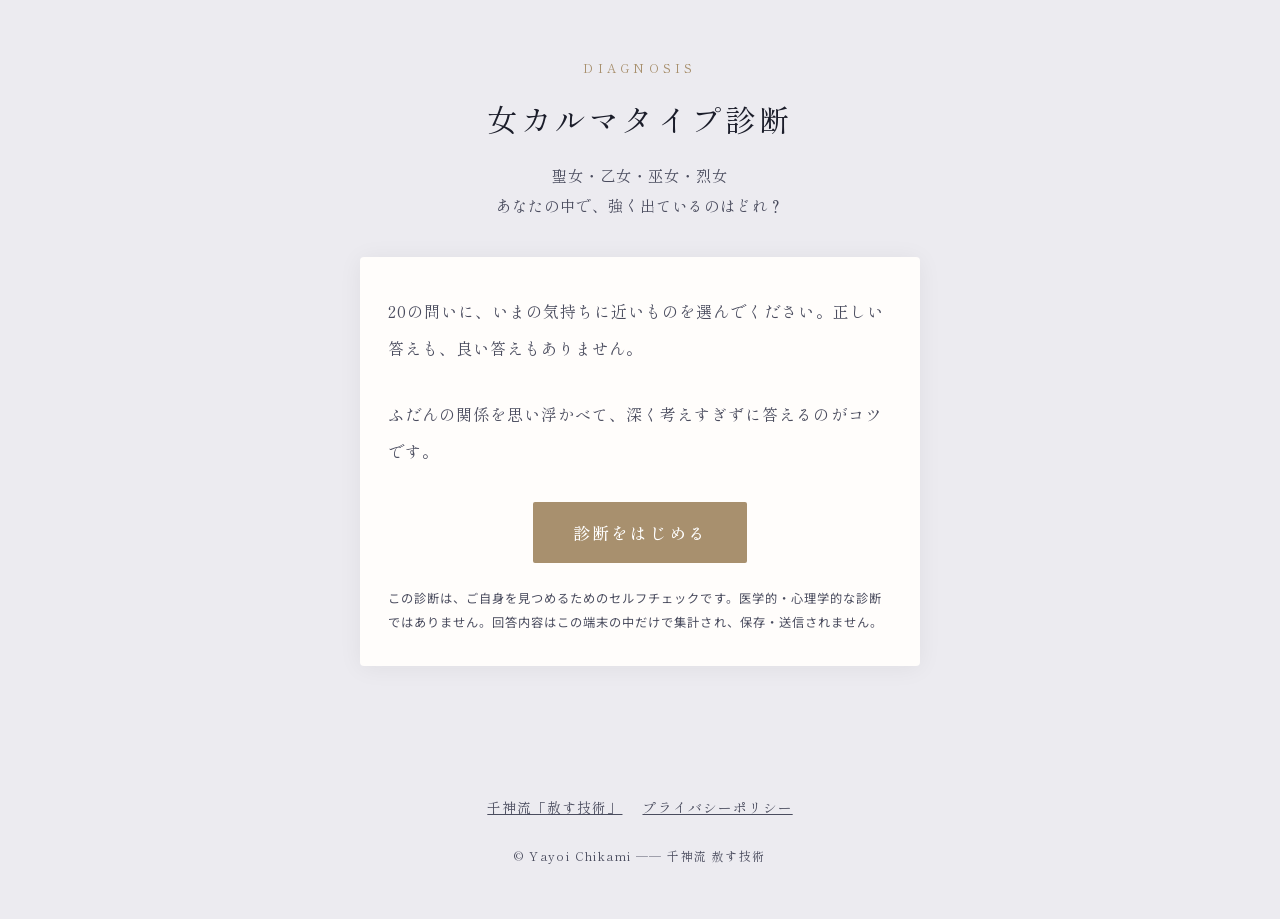
<file: karma/check/index.html>
<!DOCTYPE html>
<html lang="ja" data-theme="indigo">
<head>
<meta charset="UTF-8">
<meta name="viewport" content="width=device-width, initial-scale=1.0">
<title>女カルマタイプ診断（無料） | 千神弥生</title>
<meta name="description" content="20の問いに答えるだけで、あなたの中で強く出ている女カルマのタイプがわかります。無料・約3分。">
<meta name="robots" content="noindex">
<link rel="preconnect" href="https://fonts.googleapis.com">
<link rel="preconnect" href="https://fonts.gstatic.com" crossorigin>
<link href="https://fonts.googleapis.com/css2?family=Shippori+Mincho:wght@400;500;600&family=Noto+Serif+JP:wght@300;400;500&family=Noto+Sans+JP:wght@400;500&display=swap" rel="stylesheet">
<link rel="stylesheet" href="../../assets/brand.css">
<style>
body { background: var(--bg-deep); }
.wrap { max-width: 600px; margin: 0 auto; padding: 0 20px 80px; }

.top { text-align: center; padding: 56px 0 36px; }
.top .label { margin-bottom: 12px; }
.top h1 { font-size: clamp(1.35rem, 4.6vw, 1.8rem); font-weight: 400; letter-spacing: 0.1em; line-height: 1.8; }
.top p { margin-top: 12px; font-size: 0.9rem; color: var(--text-light); line-height: 2; }

.card { background: var(--white); border-radius: 4px; padding: 36px 28px 32px; box-shadow: 0 2px 24px rgba(27, 29, 42, 0.06); }

/* Intro */
.intro .body { font-size: 0.95rem; }
.intro .btn { margin-top: 32px; }
.fine { margin-top: 24px; font-family: var(--font-sans); font-size: 0.72rem; line-height: 1.9; color: var(--text-light); }

/* Quiz */
.prog-meta { display: flex; justify-content: space-between; align-items: center; font-family: var(--font-sans); font-size: 0.78rem; color: var(--text-light); margin-bottom: 10px; }
.prog { height: 3px; background: var(--accent-pale); border-radius: 2px; overflow: hidden; margin-bottom: 36px; }
.prog-fill { height: 100%; width: 0; background: var(--accent); transition: width .35s ease; }
.q-text { font-size: 1.15rem; line-height: 2; letter-spacing: 0.05em; min-height: 4.2em; margin-bottom: 28px; }
.opts { display: flex; flex-direction: column; gap: 10px; }
.opt { width: 100%; text-align: left; padding: 15px 18px; font-family: var(--font-sans); font-size: 0.95rem; color: var(--text); background: var(--bg); border: 1px solid transparent; border-radius: 3px; cursor: pointer; transition: background .2s, border-color .2s; display: flex; align-items: center; gap: 12px; }
.opt::before { content: ''; flex-shrink: 0; width: 16px; height: 16px; border-radius: 50%; border: 1px solid var(--accent-soft); background: var(--white); }
.opt:hover { border-color: var(--accent-soft); }
.opt.sel { background: var(--accent-pale); border-color: var(--accent); }
.opt.sel::before { background: var(--accent); box-shadow: inset 0 0 0 3px var(--white); border-color: var(--accent); }
.back { background: none; border: none; font-family: var(--font-sans); font-size: 0.8rem; color: var(--text-light); cursor: pointer; padding: 4px 0; }
.back[hidden] { display: none; }

/* Result */
.res-head { text-align: center; margin-bottom: 8px; }
.res-kicker { font-family: var(--font-sans); font-size: 0.78rem; letter-spacing: 0.1em; color: var(--text-light); }
.res-type { font-size: 2rem; letter-spacing: 0.25em; margin: 6px 0 4px; }
.res-tag { font-size: 0.95rem; color: var(--text-light); word-break: auto-phrase; text-wrap: balance; }
.radar { display: block; width: 100%; max-width: 320px; margin: 20px auto 8px; overflow: visible; }
.bars { margin: 12px 0 8px; }
.bar { display: grid; grid-template-columns: 2.6em 1fr 4.2em; align-items: center; gap: 10px; margin: 8px 0; font-family: var(--font-sans); font-size: 0.85rem; }
.bar-bg { height: 8px; background: var(--bg-deep); border-radius: 4px; overflow: hidden; }
.bar-fill { height: 100%; width: 0; border-radius: 4px; transition: width .8s ease; }
.bar-score { white-space: nowrap; text-align: right; color: var(--text-light); font-variant-numeric: tabular-nums; }

.res-lead { margin-top: 28px; padding-top: 28px; border-top: 1px solid var(--bg-deep); font-size: 0.98rem; line-height: 2.2; color: var(--text-light); }
.res-lead strong { color: var(--text); font-weight: 600; }

.line-box { margin-top: 28px; padding: 28px 20px; text-align: center; background: var(--bg); border-radius: 4px; }
.line-box h2 { word-break: auto-phrase; text-wrap: balance; font-size: 1.05rem; font-weight: 500; letter-spacing: 0.06em; line-height: 1.9; margin-bottom: 16px; }
.steps { list-style: none; counter-reset: s; text-align: left; max-width: 380px; margin: 0 auto 24px; font-family: var(--font-sans); font-size: 0.86rem; line-height: 1.9; color: var(--text-light); }
.steps li { counter-increment: s; display: flex; gap: 10px; margin: 8px 0; }
.steps li::before { content: counter(s); flex-shrink: 0; width: 22px; height: 22px; border-radius: 50%; background: var(--accent); color: #fff; font-size: 0.72rem; display: flex; align-items: center; justify-content: center; margin-top: 3px; }
.kw { display: inline-flex; align-items: center; gap: 8px; margin-top: 6px; }
.kw code { font-family: var(--font-serif); font-size: 1rem; padding: 3px 12px; background: var(--white); border: 1px solid var(--accent-soft); border-radius: 3px; color: var(--accent); }
.copy { font-family: var(--font-sans); font-size: 0.72rem; padding: 4px 10px; border: 1px solid var(--accent-soft); background: var(--white); color: var(--accent); border-radius: 3px; cursor: pointer; }
.line-box .btn-note { opacity: 0.8; }

.after { margin-top: 28px; text-align: center; font-family: var(--font-sans); font-size: 0.8rem; }
.after button, .after a { background: none; border: none; color: var(--text-light); text-decoration: underline; cursor: pointer; font: inherit; margin: 0 10px; }

[hidden] { display: none !important; }
@media (max-width: 480px) { .card { padding: 28px 20px 26px; } }
</style>
<script src="../karma.js"></script>
</head>
<body>
<div class="wrap">

  <div class="top">
    <span class="label">Diagnosis</span>
    <h1>女カルマタイプ診断</h1>
    <p>聖女・乙女・巫女・烈女<br>あなたの中で、強く出ているのはどれ？</p>
  </div>

  <!-- ===== Intro ===== -->
  <section class="card intro" id="intro">
    <div class="body">
      <p>20の問いに、いまの気持ちに近いものを選んでください。正しい答えも、良い答えもありません。</p>
      <p>ふだんの関係を思い浮かべて、深く考えすぎずに答えるのがコツです。</p>
    </div>
    <p class="center"><button class="btn btn--gold" id="start">診断をはじめる</button></p>
    <p class="fine">この診断は、ご自身を見つめるためのセルフチェックです。医学的・心理学的な診断ではありません。回答内容はこの端末の中だけで集計され、保存・送信されません。</p>
  </section>

  <!-- ===== Quiz ===== -->
  <section class="card" id="quiz" hidden>
    <div class="prog-meta"><button class="back" id="back" hidden>← ひとつ戻る</button><span id="count"></span></div>
    <div class="prog"><div class="prog-fill" id="progFill"></div></div>
    <p class="q-text" id="qText"></p>
    <div class="opts" id="opts" role="radiogroup" aria-labelledby="qText"></div>
  </section>

  <!-- ===== Result ===== -->
  <section class="card" id="result" hidden>
    <div class="res-head">
      <p class="res-kicker" id="resKicker">あなたの中で、いちばん強く出ているのは</p>
      <p class="res-type" id="resType"></p>
      <p class="res-tag" id="resTag"></p>
    </div>

    <svg class="radar" id="radar" viewBox="-40 -30 380 360" role="img" aria-label="4つのタイプのバランス"></svg>
    <div class="bars" id="bars"></div>

    <p class="res-lead" id="resLead"></p>

    <div class="line-box">
      <h2>このタイプの「光と影」と<br>浄化のヒントを、<br>LINEでお届けします</h2>
      <ol class="steps">
        <li>下のボタンから、千神弥生のLINEを友だち追加</li>
        <li><span>トークで、タイプ名を送る<br><span class="kw" id="kwWrap"></span></span></li>
        <li>タイプ別の詳しい解説が届きます</li>
      </ol>
      <a href="#" class="btn btn--line" id="lineBtn">LINEで解説を受け取る</a>
      <p class="btn-note">無料・いつでも解除できます</p>
    </div>

    <div class="after">
      <button id="retry">もう一度診断する</button><a href="../index.html">講座について読む</a>
    </div>
  </section>

</div>

<footer class="site-footer" style="background: transparent;">
  <nav><a href="../../index.html">千神流「赦す技術」</a><a href="../../privacy/index.html">プライバシーポリシー</a></nav>
  <small>&copy; Yayoi Chikami ── 千神流 赦す技術</small>
</footer>

<script>
(function () {
  /* ---------- タイプ定義 ---------- */
  var TYPES = {
    seijo:  { name: '聖女', color: 'var(--type-seijo)',  hex: '#4f4aa8', tag: '捧げることで、存在を証明しようとしてきた',
              lead: '誰かのために尽くし、正しくあろうとしてきたあなた。その優しさの奥で、<strong>自分の気持ちを後回しにする癖</strong>が、愛の流れを止めているのかもしれません。' },
    otome:  { name: '乙女', color: 'var(--type-otome)',  hex: '#9b3a5c', tag: '愛されることで、存在を証明しようとしてきた',
              lead: '愛されることで、自分の価値を確かめようとしてきたあなた。あの人の反応ひとつで揺れてしまうのは、<strong>愛されなければ価値がない</strong>という思い込みを受け継いできたからかもしれません。' },
    miko:   { name: '巫女', color: 'var(--type-miko)',   hex: '#1f6e5a', tag: '感じ取ることで、存在を証明しようとしてきた',
              lead: '人の気持ちや場の空気を、誰よりも感じ取ってきたあなた。受け取りすぎるうちに、<strong>自分がどこにいるのかわからなくなる</strong>ことがあるかもしれません。' },
    ressho: { name: '烈女', color: 'var(--type-ressho)', hex: '#9a4a24', tag: '強さで、存在を証明しようとしてきた',
              lead: '弱さを見せず、ひとりで抱えて戦ってきたあなた。その鎧の下には、<strong>本当は誰かに頼りたいわたし</strong>が、ずっと待っているのかもしれません。' }
  };
  var ORDER = ['seijo', 'otome', 'miko', 'ressho'];

  /* ---------- 設問（各タイプ5問・交互に並べる） ---------- */
  var Q = [
    ['seijo',  '誰かに迷惑をかけてしまったとき、ずっと気にしてしまう'],
    ['otome',  '人から愛されるために、自分を抑えてしまうことが多い'],
    ['miko',   '夫や恋人の気持ちを先読みして、合わせようとする'],
    ['ressho', '弱みを見せるのが苦手で、いつも強くいなければと思う'],
    ['seijo',  '「私さえ我慢すれば」と、自分の気持ちを後回しにする'],
    ['otome',  '愛されているか不安になり、確かめたくなることがある'],
    ['miko',   '人の感情や場の空気をすぐに察知して、消耗することがある'],
    ['ressho', '何でも自分でやらなければと感じ、人に頼れない'],
    ['seijo',  '「正しくあらねば」という気持ちが強く、自分を裁いてしまう'],
    ['otome',  '好きな人からの反応がないと、自分の価値がないように感じる'],
    ['miko',   '他人の気持ちで頭がいっぱいになり、自分の気持ちがわからなくなる'],
    ['ressho', '怒りや悲しみを出すことに罪悪感があり、抑えてしまう'],
    ['seijo',  '自分が幸せになることに、申し訳なさを感じることがある'],
    ['otome',  '「可愛くいなければ」「好かれなければ」と意識してしまう'],
    ['miko',   'つらいことがあっても楽観的に考えようとして、あとで落ち込む'],
    ['ressho', '疲れていても「大丈夫」と言ってしまい、本音を言えない'],
    ['seijo',  '知識や正しさで、自分を守ろうとすることがある'],
    ['otome',  '嫉妬する自分に気づき、そんな自分が嫌になることがある'],
    ['miko',   'ひとりでいると不安になり、誰かとつながっていたくなる'],
    ['ressho', '本当は甘えたいのに、それを見せることができない']
  ];
  var OPTS = ['まったくない', 'あまりない', 'どちらともいえない', 'ときどきある', 'よくある'];
  var MAX = 20; // 5問 × 4点

  var answers = new Array(Q.length);
  var idx = 0, started = false, locked = false;
  var $ = function (id) { return document.getElementById(id); };

  function show(id) { ['intro', 'quiz', 'result'].forEach(function (s) { $(s).hidden = (s !== id); }); window.scrollTo({ top: 0, behavior: 'smooth' }); }

  function render() {
    $('count').textContent = (idx + 1) + ' / ' + Q.length;
    $('progFill').style.width = (idx / Q.length * 100) + '%';
    $('back').hidden = idx === 0;
    $('qText').textContent = Q[idx][1];
    var box = $('opts'); box.innerHTML = '';
    OPTS.forEach(function (label, v) {
      var b = document.createElement('button');
      b.type = 'button'; b.className = 'opt' + (answers[idx] === v ? ' sel' : '');
      b.setAttribute('role', 'radio'); b.setAttribute('aria-checked', answers[idx] === v ? 'true' : 'false');
      b.textContent = label;
      b.addEventListener('click', function () { choose(v, b); });
      box.appendChild(b);
    });
    locked = false;
  }

  function choose(v, el) {
    if (locked) return; locked = true;
    answers[idx] = v;
    document.querySelectorAll('.opt').forEach(function (o) { o.classList.remove('sel'); o.setAttribute('aria-checked', 'false'); });
    el.classList.add('sel'); el.setAttribute('aria-checked', 'true');
    if (!started) { started = true; karmaTrack('diagnosis_start', null, {}); }
    setTimeout(function () {
      if (idx < Q.length - 1) { idx++; render(); }
      else { $('progFill').style.width = '100%'; showResult(); }
    }, 260);
  }

  function scores() {
    var s = { seijo: 0, otome: 0, miko: 0, ressho: 0 };
    Q.forEach(function (q, i) { s[q[0]] += (answers[i] || 0); });
    return s;
  }

  function drawRadar(s) {
    // 上：聖女 右：乙女 下：烈女 左：巫女
    var cx = 150, cy = 150, R = 120;
    var axes = [['seijo', 0, -1], ['otome', 1, 0], ['ressho', 0, 1], ['miko', -1, 0]];
    var svg = '';
    [0.25, 0.5, 0.75, 1].forEach(function (k) {
      var pts = axes.map(function (a) { return (cx + a[1] * R * k) + ',' + (cy + a[2] * R * k); }).join(' ');
      svg += '<polygon points="' + pts + '" fill="none" stroke="#dcdbe3" stroke-width="' + (k === 1 ? 1 : 0.6) + '"' + (k === 1 ? '' : ' stroke-dasharray="3 3"') + '/>';
    });
    svg += '<line x1="' + cx + '" y1="' + (cy - R) + '" x2="' + cx + '" y2="' + (cy + R) + '" stroke="#dcdbe3" stroke-width="0.6"/>';
    svg += '<line x1="' + (cx - R) + '" y1="' + cy + '" x2="' + (cx + R) + '" y2="' + cy + '" stroke="#dcdbe3" stroke-width="0.6"/>';
    var shape = axes.map(function (a) { var r = R * s[a[0]] / MAX; return (cx + a[1] * r) + ',' + (cy + a[2] * r); }).join(' ');
    svg += '<polygon points="' + shape + '" fill="rgba(52,64,122,0.14)" stroke="#34407a" stroke-width="2" stroke-linejoin="round"/>';
    axes.forEach(function (a) {
      var t = TYPES[a[0]], r = R * s[a[0]] / MAX;
      svg += '<circle cx="' + (cx + a[1] * r) + '" cy="' + (cy + a[2] * r) + '" r="4.5" fill="' + t.hex + '"/>';
      var lx = cx + a[1] * (R + 22), ly = cy + a[2] * (R + 18) + 5;
      var anchor = a[1] === 1 ? 'start' : a[1] === -1 ? 'end' : 'middle';
      if (a[1] !== 0) lx = cx + a[1] * (R + 10);
      svg += '<text x="' + lx + '" y="' + ly + '" text-anchor="' + anchor + '" font-size="16" letter-spacing="2" fill="' + t.hex + '" font-family="Shippori Mincho, serif">' + t.name + '</text>';
    });
    $('radar').innerHTML = svg;
  }

  function showResult() {
    var s = scores();
    var top = Math.max.apply(null, ORDER.map(function (k) { return s[k]; }));
    var tops = ORDER.filter(function (k) { return s[k] === top; });
    var main = TYPES[tops[0]];

    if (tops.length === 1) {
      $('resKicker').textContent = 'あなたの中で、いちばん強く出ているのは';
      $('resType').textContent = main.name;
      $('resType').style.color = main.hex;
      $('resTag').textContent = main.tag;
      $('resLead').innerHTML = main.lead;
    } else {
      var names = tops.map(function (k) { return TYPES[k].name; });
      $('resKicker').textContent = 'あなたの中で、同じ強さで出ているのは';
      $('resType').textContent = names.join('・');
      $('resType').style.color = 'var(--accent)';
      $('resTag').textContent = 'ふたつ以上のカルマが、重なりあっています';
      $('resLead').innerHTML = tops.map(function (k) { return TYPES[k].lead; }).join('<br><br>');
    }

    // キーワード（LINEで送る言葉）
    var kw = $('kwWrap'); kw.innerHTML = '';
    tops.forEach(function (k) {
      var c = document.createElement('code'); c.textContent = TYPES[k].name; kw.appendChild(c);
    });
    var copy = document.createElement('button'); copy.className = 'copy'; copy.type = 'button'; copy.textContent = 'コピー';
    copy.addEventListener('click', function () {
      var text = TYPES[tops[0]].name;
      if (navigator.clipboard) navigator.clipboard.writeText(text).then(function () { copy.textContent = 'コピーしました'; });
    });
    kw.appendChild(copy);

    // バー
    var bars = $('bars'); bars.innerHTML = '';
    ORDER.forEach(function (k) {
      var t = TYPES[k];
      var row = document.createElement('div'); row.className = 'bar';
      row.innerHTML = '<span style="color:' + t.hex + '">' + t.name + '</span><div class="bar-bg"><div class="bar-fill" style="background:' + t.hex + '"></div></div><span class="bar-score">' + s[k] + ' / ' + MAX + '</span>';
      bars.appendChild(row);
      setTimeout(function () { row.querySelector('.bar-fill').style.width = (s[k] / MAX * 100) + '%'; }, 120);
    });

    drawRadar(s);
    show('result');

    var lineBtn = $('lineBtn');
    lineBtn.href = karmaLineUrl();
    lineBtn.target = '_blank'; lineBtn.rel = 'noopener';
    lineBtn.onclick = function () { karmaTrack('line_click', 'Lead', { karma_type: tops.map(function (k) { return TYPES[k].name; }).join('・') }); };

    karmaTrack('diagnosis_complete', null, { karma_type: tops.map(function (k) { return TYPES[k].name; }).join('・') });
  }

  $('start').addEventListener('click', function () { idx = 0; render(); show('quiz'); });
  $('back').addEventListener('click', function () { if (idx > 0) { idx--; render(); } });
  $('retry').addEventListener('click', function () { answers = new Array(Q.length); idx = 0; started = false; render(); show('quiz'); });
})();
</script>
</body>
</html>
</file>
<file: assets/brand.css>
/* ==========================================================
   千神流「赦す技術」 brand.css
   2層構造：
   1) Brand layer … 全ページ共通（書体・金・余白・部品）
   2) Theme layer … data-theme で切替
        sakura = ホームページ（/）
        indigo = プロジェクト①「男性を赦す」（/karma/ 以下）
   ========================================================== */

/* ---------- 1) Brand layer ---------- */
:root {
  --font-serif: 'Shippori Mincho', 'Noto Serif JP', '游明朝', 'Yu Mincho', serif;
  --font-sans: 'Noto Sans JP', 'Hiragino Sans', 'Yu Gothic', sans-serif;

  --gold: #a8906e;
  --gold-light: #cdbfa0;
  --white: #fffdfb;
  --line-green: #06C755;
  --line-green-hover: #05b04c;

  --space-section: 104px;
  --space-section-sp: 72px;
  --width-content: 680px;
  --radius: 2px;
}

/* ---------- 2) Theme layer ---------- */
[data-theme="sakura"] {
  --bg: #faf8f5;
  --bg-deep: #f2ede6;
  --bg-dark: #2c2420;
  --text: #221c19;
  --text-light: #54453c;
  --text-on-dark: #fffdfb;
  --accent: #c47690;
  --accent-soft: #e0a8bc;
  --accent-pale: #f3d8e2;
}

[data-theme="indigo"] {
  --bg: #f7f6f3;
  --bg-deep: #ecebf0;
  --bg-dark: #161b33;
  --bg-dark-2: #222a4d;
  --text: #1b1d2a;
  --text-light: #4a4c5e;
  --text-on-dark: #f4f2ee;
  --text-on-dark-soft: rgba(244, 242, 238, 0.72);
  --accent: #34407a;
  --accent-soft: #7b86bd;
  --accent-pale: #dfe2f1;

  /* 4類型の色（診断で使用） */
  --type-seijo: #4f4aa8;
  --type-otome: #9b3a5c;
  --type-miko: #1f6e5a;
  --type-ressho: #9a4a24;
}

/* ---------- Base ---------- */
*, *::before, *::after { margin: 0; padding: 0; box-sizing: border-box; }
html { scroll-behavior: smooth; font-size: 17px; }
body {
  font-family: var(--font-serif);
  color: var(--text);
  background: var(--bg);
  line-height: 2;
  letter-spacing: 0.06em;
  -webkit-font-smoothing: antialiased;
  overflow-x: hidden;
}
img { max-width: 100%; display: block; }
a { color: inherit; }

/* ---------- Layout parts ---------- */
.section { padding: var(--space-section) 24px; }
.section--deep { background: var(--bg-deep); }
.section--white { background: var(--white); }
.section--dark { background: linear-gradient(170deg, var(--bg-dark) 0%, var(--bg-dark-2, var(--bg-dark)) 100%); color: var(--text-on-dark); }
.inner { max-width: var(--width-content); margin: 0 auto; }

.label {
  display: block;
  font-size: 0.72rem;
  letter-spacing: 0.35em;
  color: var(--gold);
  text-transform: uppercase;
  text-align: center;
  margin-bottom: 16px;
}
.heading {
  font-size: clamp(1.45rem, 4vw, 2rem);
  font-weight: 400;
  text-align: center;
  line-height: 1.9;
  letter-spacing: 0.08em;
  margin-bottom: 48px;
  word-break: auto-phrase;
  text-wrap: balance;
}
.heading em { font-style: normal; color: var(--accent); }
.section--dark .heading em { color: var(--gold-light); }
.body { font-size: 1rem; font-weight: 400; line-height: 2.3; color: var(--text-light); }
.body p + p { margin-top: 1.8em; }
.body strong { color: var(--text); font-weight: 600; }
.center { text-align: center; }

.rule {
  height: 1px; max-width: 120px; margin: 0 auto;
  background: linear-gradient(90deg, transparent, var(--gold-light), transparent);
}

/* ---------- Buttons ---------- */
.btn {
  display: inline-flex; align-items: center; justify-content: center; gap: 10px;
  padding: 18px 40px;
  font-family: var(--font-serif); font-size: 1rem; font-weight: 500;
  letter-spacing: 0.12em; text-decoration: none;
  border: none; border-radius: var(--radius); cursor: pointer;
  transition: transform .3s ease, box-shadow .3s ease, background .3s ease, opacity .3s ease;
}
.btn:hover { transform: translateY(-2px); }
.btn--gold { background: var(--gold); color: #fff; }
.btn--gold:hover { box-shadow: 0 8px 28px rgba(168, 144, 110, 0.35); }
.btn--line { background: var(--line-green); color: #fff; }
.btn--line:hover { background: var(--line-green-hover); box-shadow: 0 8px 28px rgba(6, 199, 85, 0.3); }
.btn--ghost { background: transparent; color: var(--accent); border: 1px solid var(--accent-soft); }
.btn-note { margin-top: 14px; font-size: 0.75rem; letter-spacing: 0.08em; opacity: 0.7; }

/* ---------- Photo placeholder ---------- */
.ph {
  display: flex; align-items: center; justify-content: center; text-align: center;
  background: var(--bg-deep); color: var(--text-light);
  border: 1px dashed var(--accent-soft);
  font-family: var(--font-sans); font-size: 0.8rem; letter-spacing: 0.08em; line-height: 1.8;
  padding: 16px;
}

/* ---------- Reveal ---------- */
.reveal { opacity: 0; transform: translateY(28px); transition: opacity .8s ease-out, transform .8s ease-out; }
.reveal.visible { opacity: 1; transform: none; }
@media (prefers-reduced-motion: reduce) {
  .reveal { opacity: 1; transform: none; transition: none; }
  html { scroll-behavior: auto; }
}

/* ---------- Footer ---------- */
.site-footer { padding: 48px 24px; text-align: center; background: var(--bg); }
.site-footer small { font-size: 0.7rem; letter-spacing: 0.12em; color: var(--text-light); }
.site-footer a { font-size: 0.8rem; color: var(--text-light); }
.site-footer nav { margin-bottom: 16px; display: flex; gap: 20px; justify-content: center; flex-wrap: wrap; }

@media (max-width: 768px) {
  html { font-size: 16px; }
  .section { padding: var(--space-section-sp) 20px; }
  .heading { margin-bottom: 36px; }
  .btn { padding: 17px 28px; width: 100%; max-width: 360px; }
}
</file>
